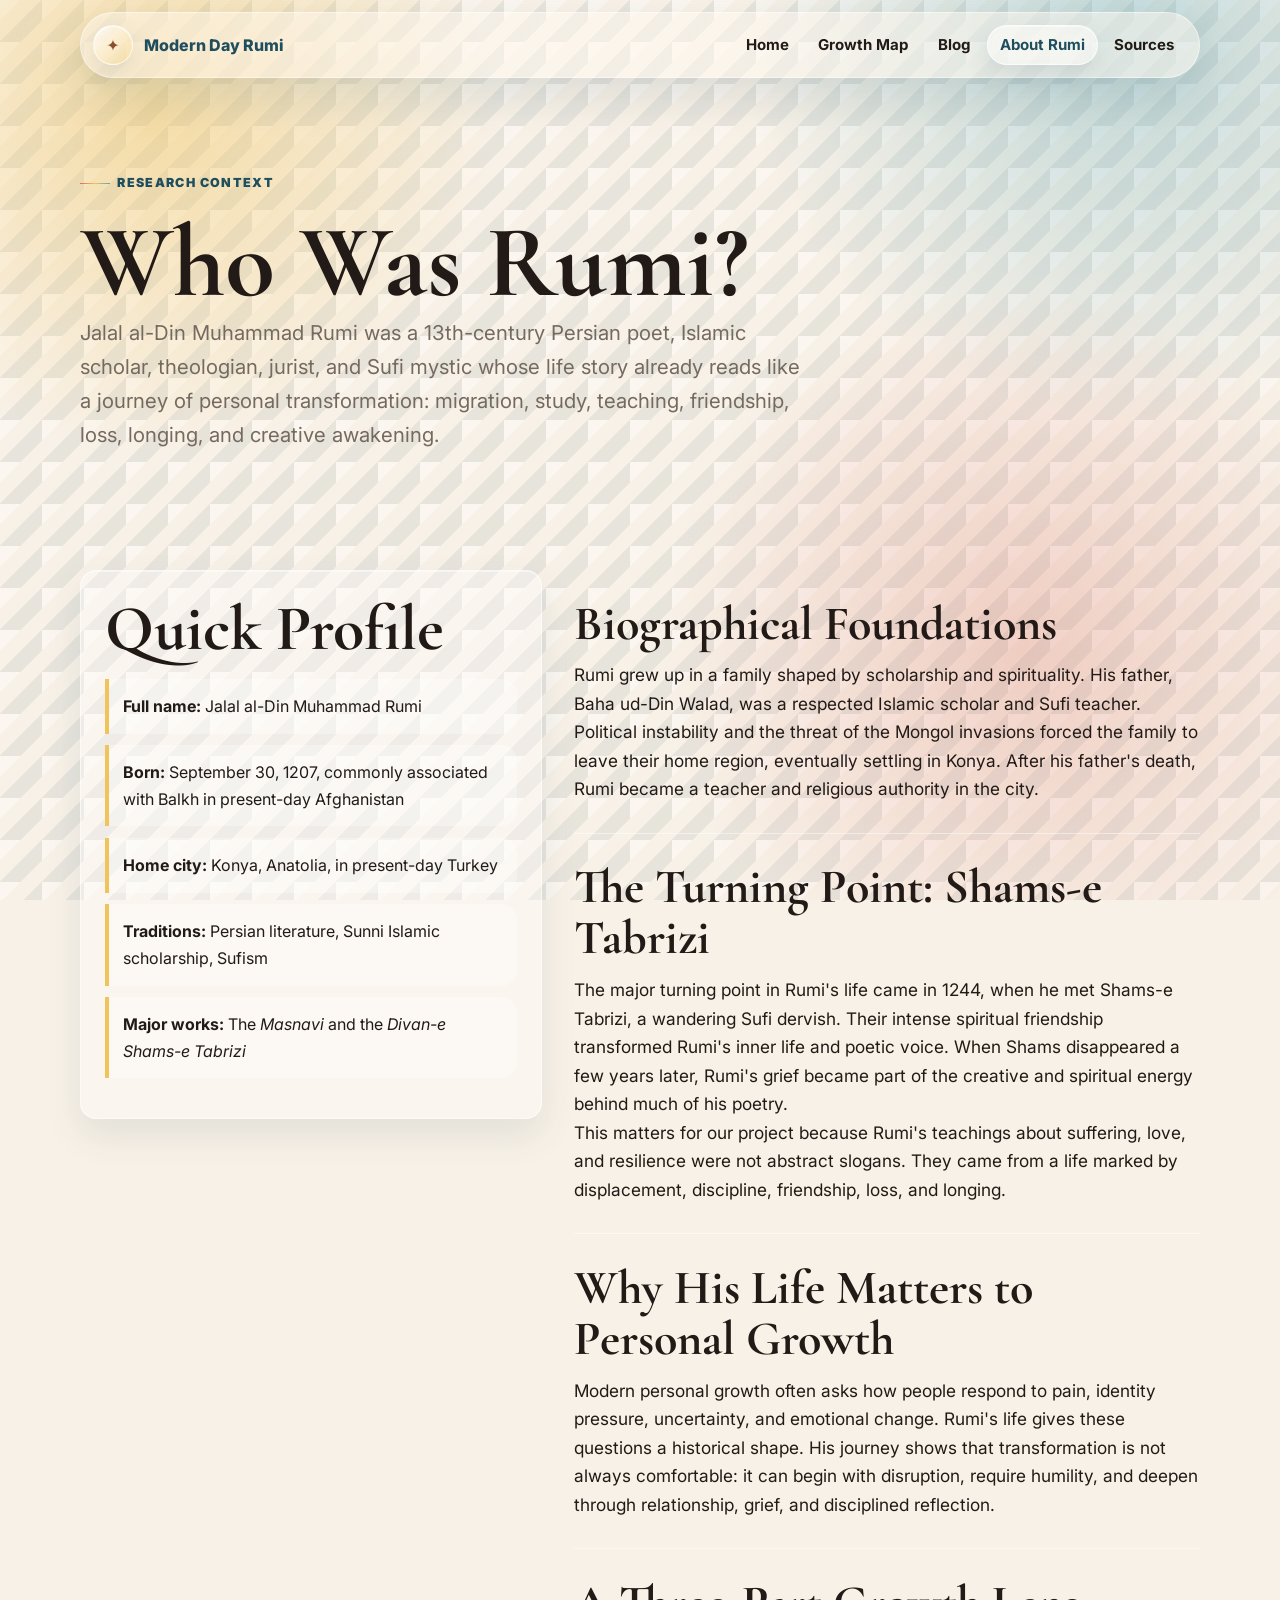
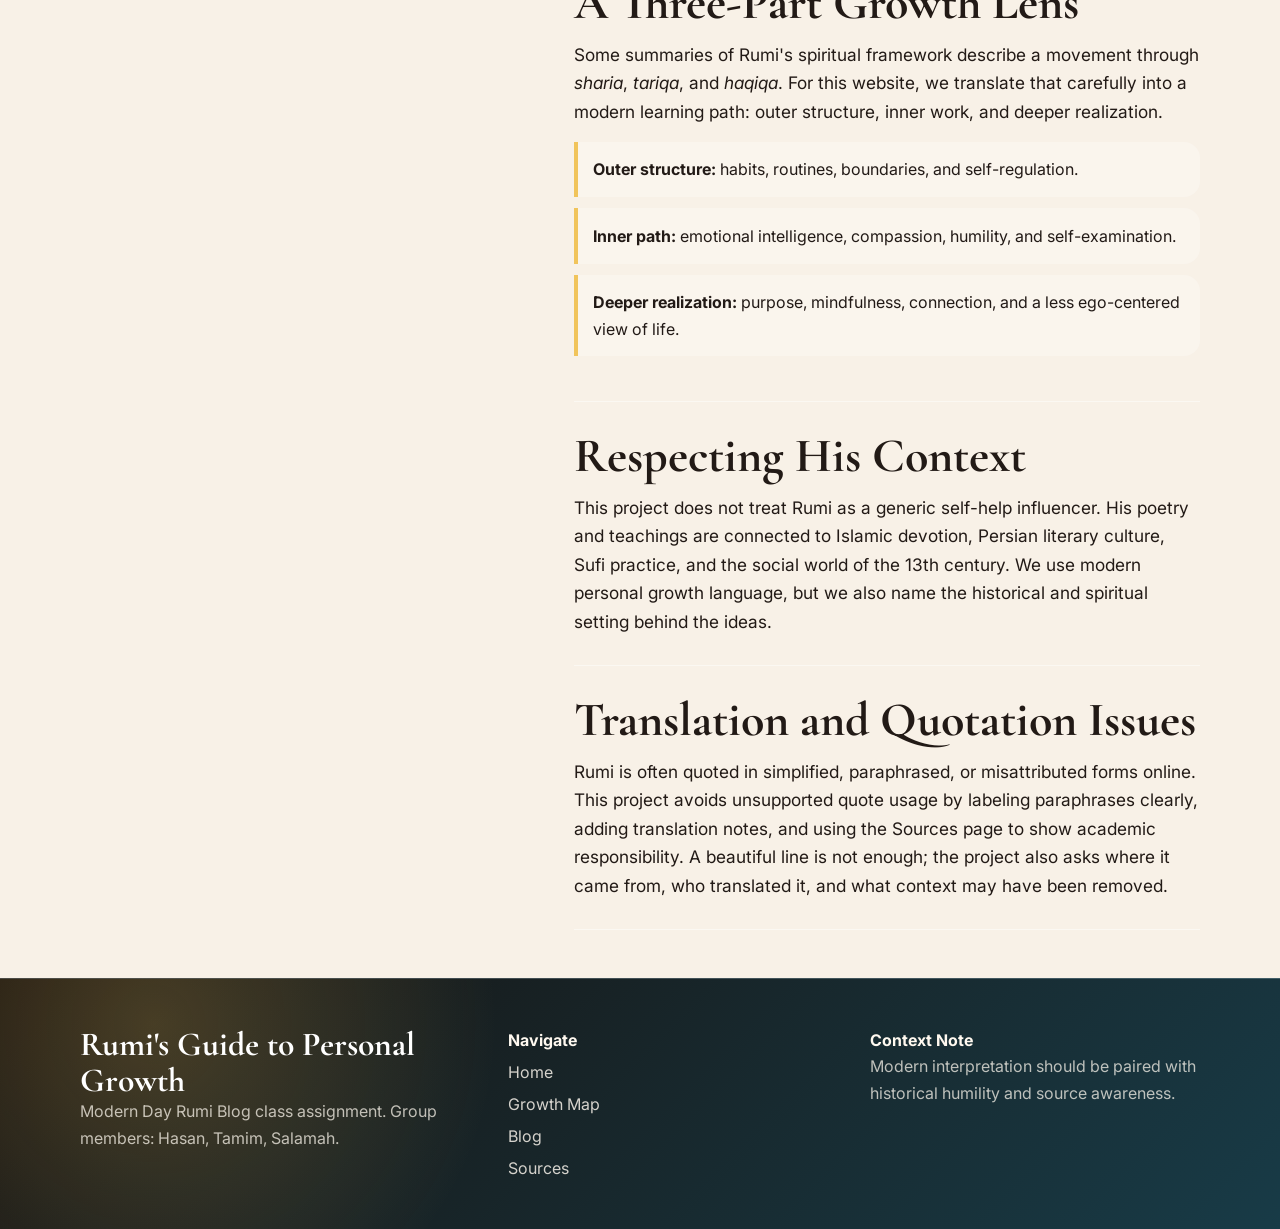
<file: rumi-growth-blog/about-rumi.html>
<!DOCTYPE html>
<html lang="en">
<head>
  <meta charset="UTF-8">
  <meta name="viewport" content="width=device-width, initial-scale=1.0">
  <link rel="icon" type="image/png" href="assets/images/rumisit.png">
  <title>About Rumi | Rumi's Guide to Personal Growth</title>
  <link rel="preconnect" href="https://fonts.googleapis.com">
  <link rel="preconnect" href="https://fonts.gstatic.com" crossorigin>
  <link href="https://fonts.googleapis.com/css2?family=Amiri:wght@700&family=Cormorant+Garamond:wght@600;700&family=Inter:wght@400;600;700;800;900&family=Lora:ital,wght@0,400;0,600;1,400&display=swap" rel="stylesheet">
  <link rel="stylesheet" href="css/style.css">
</head>
<body>
  <a class="skip-link" href="#main">Skip to content</a>
  <header class="site-header"><nav class="nav-wrap" aria-label="Main navigation"><a class="brand" href="index.html"><span class="brand-mark">✦</span><span>Modern Day Rumi</span></a><button class="menu-toggle" type="button" aria-label="Toggle navigation menu" aria-expanded="false"><span></span><span></span><span></span></button><div class="nav-links"><a href="index.html">Home</a><a href="growth-map.html">Growth Map</a><a href="blog.html">Blog</a><a class="active" href="about-rumi.html">About Rumi</a><a href="sources.html">Sources</a></div></nav></header>
  <main id="main">
    <section class="hero compact"><div class="container"><p class="eyebrow">Research Context</p><h1>Who Was Rumi?</h1><p class="lead">Jalal al-Din Muhammad Rumi was a 13th-century Persian poet, Islamic scholar, theologian, jurist, and Sufi mystic whose life story already reads like a journey of personal transformation: migration, study, teaching, friendship, loss, longing, and creative awakening.</p></div></section>
    <section class="section compact">
      <div class="container split">
        <aside class="panel"><h2>Quick Profile</h2><div class="facts"><div class="fact"><strong>Full name:</strong> Jalal al-Din Muhammad Rumi</div><div class="fact"><strong>Born:</strong> September 30, 1207, commonly associated with Balkh in present-day Afghanistan</div><div class="fact"><strong>Home city:</strong> Konya, Anatolia, in present-day Turkey</div><div class="fact"><strong>Traditions:</strong> Persian literature, Sunni Islamic scholarship, Sufism</div><div class="fact"><strong>Major works:</strong> The <em>Masnavi</em> and the <em>Divan-e Shams-e Tabrizi</em></div></div></aside>
        <article class="blog-post">
          <section><h2>Biographical Foundations</h2><p>Rumi grew up in a family shaped by scholarship and spirituality. His father, Baha ud-Din Walad, was a respected Islamic scholar and Sufi teacher. Political instability and the threat of the Mongol invasions forced the family to leave their home region, eventually settling in Konya. After his father's death, Rumi became a teacher and religious authority in the city.</p></section>
          <section><h2>The Turning Point: Shams-e Tabrizi</h2><p>The major turning point in Rumi's life came in 1244, when he met Shams-e Tabrizi, a wandering Sufi dervish. Their intense spiritual friendship transformed Rumi's inner life and poetic voice. When Shams disappeared a few years later, Rumi's grief became part of the creative and spiritual energy behind much of his poetry.</p><p>This matters for our project because Rumi's teachings about suffering, love, and resilience were not abstract slogans. They came from a life marked by displacement, discipline, friendship, loss, and longing.</p></section>
          <section><h2>Why His Life Matters to Personal Growth</h2><p>Modern personal growth often asks how people respond to pain, identity pressure, uncertainty, and emotional change. Rumi's life gives these questions a historical shape. His journey shows that transformation is not always comfortable: it can begin with disruption, require humility, and deepen through relationship, grief, and disciplined reflection.</p></section>
          <section><h2>A Three-Part Growth Lens</h2><p>Some summaries of Rumi's spiritual framework describe a movement through <em>sharia</em>, <em>tariqa</em>, and <em>haqiqa</em>. For this website, we translate that carefully into a modern learning path: outer structure, inner work, and deeper realization.</p><div class="facts"><div class="fact"><strong>Outer structure:</strong> habits, routines, boundaries, and self-regulation.</div><div class="fact"><strong>Inner path:</strong> emotional intelligence, compassion, humility, and self-examination.</div><div class="fact"><strong>Deeper realization:</strong> purpose, mindfulness, connection, and a less ego-centered view of life.</div></div></section>
          <section><h2>Respecting His Context</h2><p>This project does not treat Rumi as a generic self-help influencer. His poetry and teachings are connected to Islamic devotion, Persian literary culture, Sufi practice, and the social world of the 13th century. We use modern personal growth language, but we also name the historical and spiritual setting behind the ideas.</p></section>
          <section><h2>Translation and Quotation Issues</h2><p>Rumi is often quoted in simplified, paraphrased, or misattributed forms online. This project avoids unsupported quote usage by labeling paraphrases clearly, adding translation notes, and using the Sources page to show academic responsibility. A beautiful line is not enough; the project also asks where it came from, who translated it, and what context may have been removed.</p></section>
        </article>
      </div>
    </section>
  </main>
  <footer class="site-footer"><div class="container footer-grid"><div><h3 style="color: #fff;">Rumi's Guide to Personal Growth</h3><p>Modern Day Rumi Blog class assignment. Group members: Hasan, Tamim, Salamah.</p></div><div class="footer-links"><strong>Navigate</strong><a href="index.html">Home</a><a href="growth-map.html">Growth Map</a><a href="blog.html">Blog</a><a href="sources.html">Sources</a></div><div><strong>Context Note</strong><p>Modern interpretation should be paired with historical humility and source awareness.</p></div></div></footer>
  <script src="js/script.js"></script>
</body>
</html>
</file>
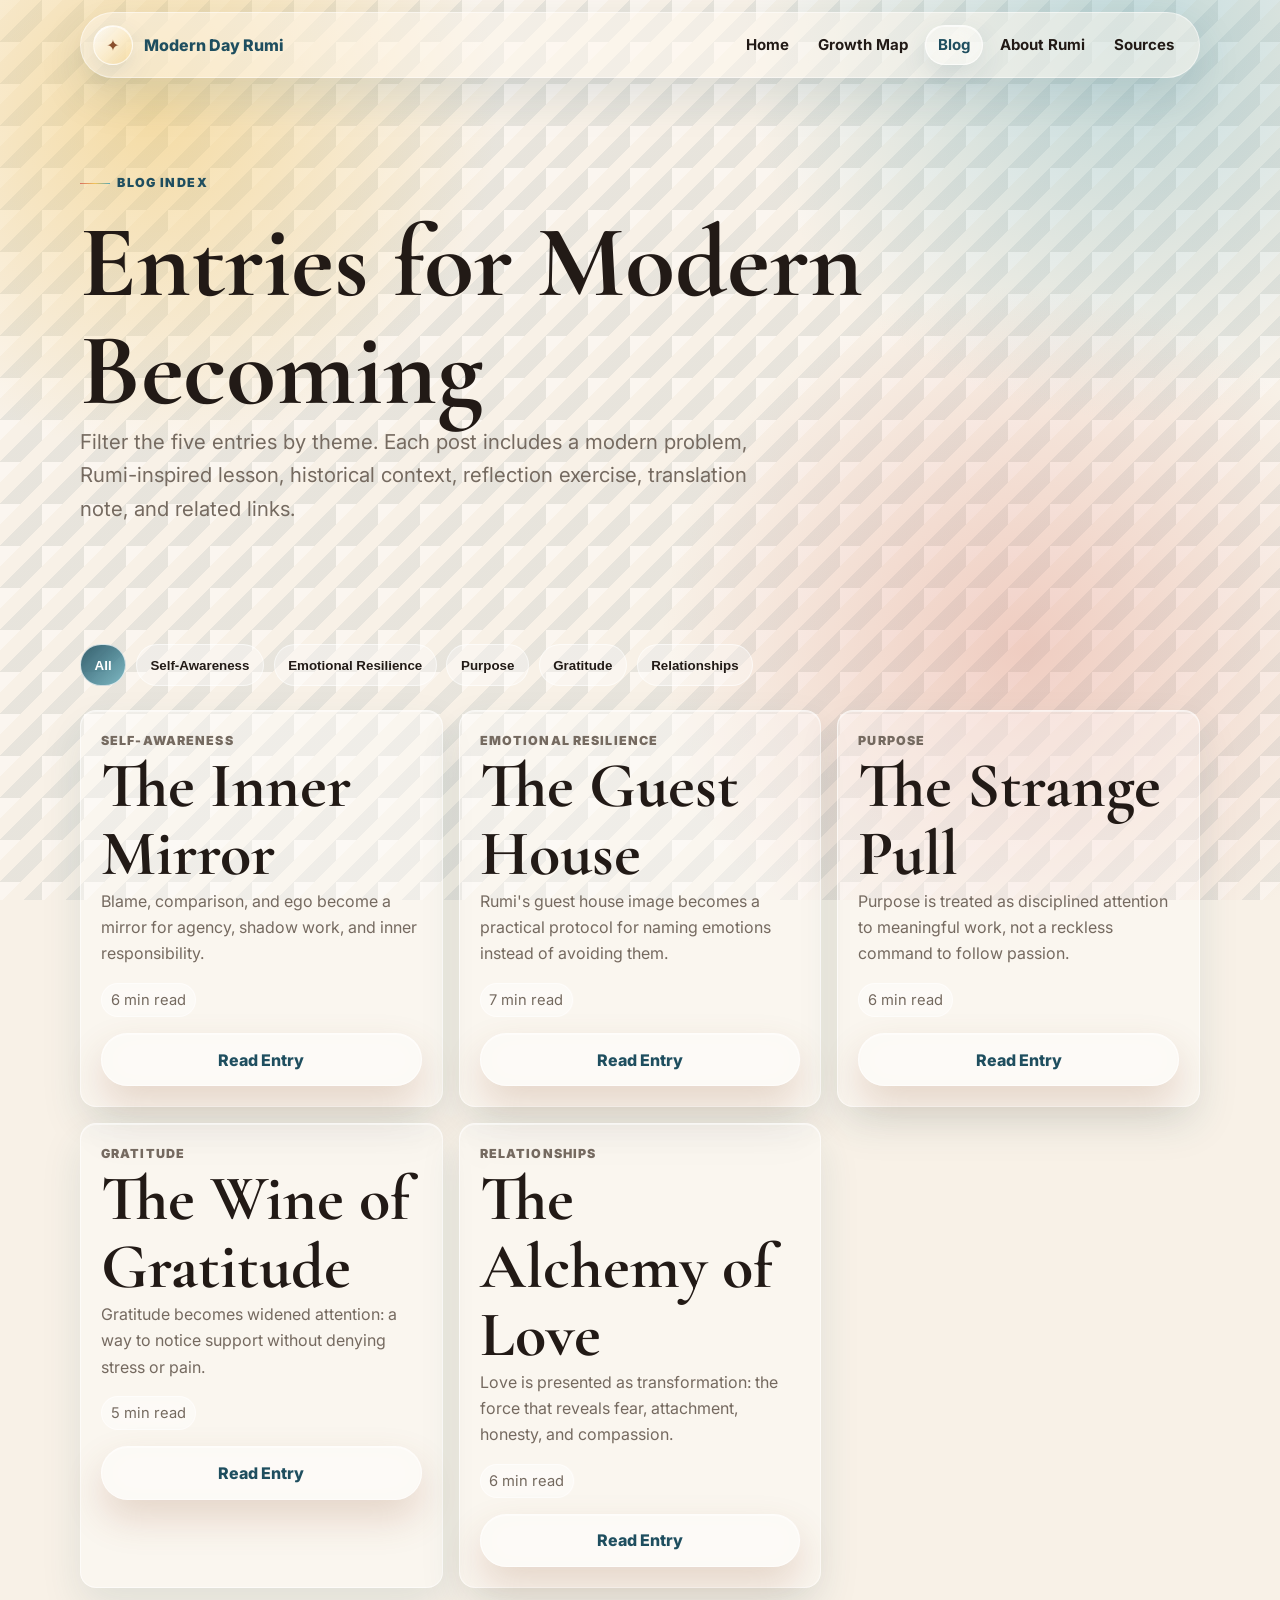
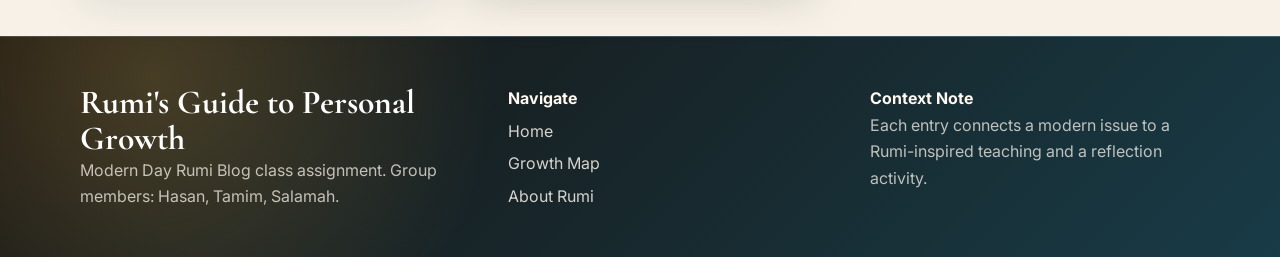
<file: rumi-growth-blog/blog.html>
<!DOCTYPE html>
<html lang="en">
<head>
  <meta charset="UTF-8">
  <meta name="viewport" content="width=device-width, initial-scale=1.0">
  <link rel="icon" type="image/png" href="assets/images/rumisit.png">
  <title>Blog Entries | Rumi's Guide to Personal Growth</title>
  <link rel="preconnect" href="https://fonts.googleapis.com">
  <link rel="preconnect" href="https://fonts.gstatic.com" crossorigin>
  <link href="https://fonts.googleapis.com/css2?family=Amiri:wght@700&family=Cormorant+Garamond:wght@600;700&family=Inter:wght@400;600;700;800;900&family=Lora:ital,wght@0,400;0,600;1,400&display=swap" rel="stylesheet">
  <link rel="stylesheet" href="css/style.css">
</head>
<body>
  <a class="skip-link" href="#main">Skip to content</a>
  <header class="site-header"><nav class="nav-wrap" aria-label="Main navigation"><a class="brand" href="index.html"><span class="brand-mark">✦</span><span>Modern Day Rumi</span></a><button class="menu-toggle" type="button" aria-label="Toggle navigation menu" aria-expanded="false"><span></span><span></span><span></span></button><div class="nav-links"><a href="index.html">Home</a><a href="growth-map.html">Growth Map</a><a class="active" href="blog.html">Blog</a><a href="about-rumi.html">About Rumi</a><a href="sources.html">Sources</a></div></nav></header>
  <main id="main">
    <section class="hero compact"><div class="container"><p class="eyebrow">Blog Index</p><h1>Entries for Modern Becoming</h1><p class="lead">Filter the five entries by theme. Each post includes a modern problem, Rumi-inspired lesson, historical context, reflection exercise, translation note, and related links.</p></div></section>
    <section class="section compact">
      <div class="container">
        <div class="filters" aria-label="Blog category filters">
          <button class="filter-btn active" type="button" data-filter="All" aria-pressed="true">All</button>
          <button class="filter-btn" type="button" data-filter="Self-Awareness" aria-pressed="false">Self-Awareness</button>
          <button class="filter-btn" type="button" data-filter="Emotional Resilience" aria-pressed="false">Emotional Resilience</button>
          <button class="filter-btn" type="button" data-filter="Purpose" aria-pressed="false">Purpose</button>
          <button class="filter-btn" type="button" data-filter="Gratitude" aria-pressed="false">Gratitude</button>
          <button class="filter-btn" type="button" data-filter="Relationships" aria-pressed="false">Relationships</button>
        </div>
        <div class="blog-grid">
          <article class="card blog-card" data-category="Self-Awareness"><p class="kicker">Self-Awareness</p><h2>The Inner Mirror</h2><p>Blame, comparison, and ego become a mirror for agency, shadow work, and inner responsibility.</p><div class="post-meta"><span>6 min read</span></div><a class="button ghost" href="posts/inner-mirror.html">Read Entry</a></article>
          <article class="card blog-card" data-category="Emotional Resilience"><p class="kicker">Emotional Resilience</p><h2>The Guest House</h2><p>Rumi's guest house image becomes a practical protocol for naming emotions instead of avoiding them.</p><div class="post-meta"><span>7 min read</span></div><a class="button ghost" href="posts/guest-house.html">Read Entry</a></article>
          <article class="card blog-card" data-category="Purpose"><p class="kicker">Purpose</p><h2>The Strange Pull</h2><p>Purpose is treated as disciplined attention to meaningful work, not a reckless command to follow passion.</p><div class="post-meta"><span>6 min read</span></div><a class="button ghost" href="posts/strange-pull.html">Read Entry</a></article>
          <article class="card blog-card" data-category="Gratitude"><p class="kicker">Gratitude</p><h2>The Wine of Gratitude</h2><p>Gratitude becomes widened attention: a way to notice support without denying stress or pain.</p><div class="post-meta"><span>5 min read</span></div><a class="button ghost" href="posts/wine-of-gratitude.html">Read Entry</a></article>
          <article class="card blog-card" data-category="Relationships"><p class="kicker">Relationships</p><h2>The Alchemy of Love</h2><p>Love is presented as transformation: the force that reveals fear, attachment, honesty, and compassion.</p><div class="post-meta"><span>6 min read</span></div><a class="button ghost" href="posts/alchemy-of-love.html">Read Entry</a></article>
        </div>
      </div>
    </section>
  </main>
  <footer class="site-footer"><div class="container footer-grid"><div><h3 style="color: #fff;">Rumi's Guide to Personal Growth</h3><p>Modern Day Rumi Blog class assignment. Group members: Hasan, Tamim, Salamah.</p></div><div class="footer-links"><strong>Navigate</strong><a href="index.html">Home</a><a href="growth-map.html">Growth Map</a><a href="about-rumi.html">About Rumi</a></div><div><strong>Context Note</strong><p>Each entry connects a modern issue to a Rumi-inspired teaching and a reflection activity.</p></div></div></footer>
  <script src="js/script.js"></script>
</body>
</html>
</file>
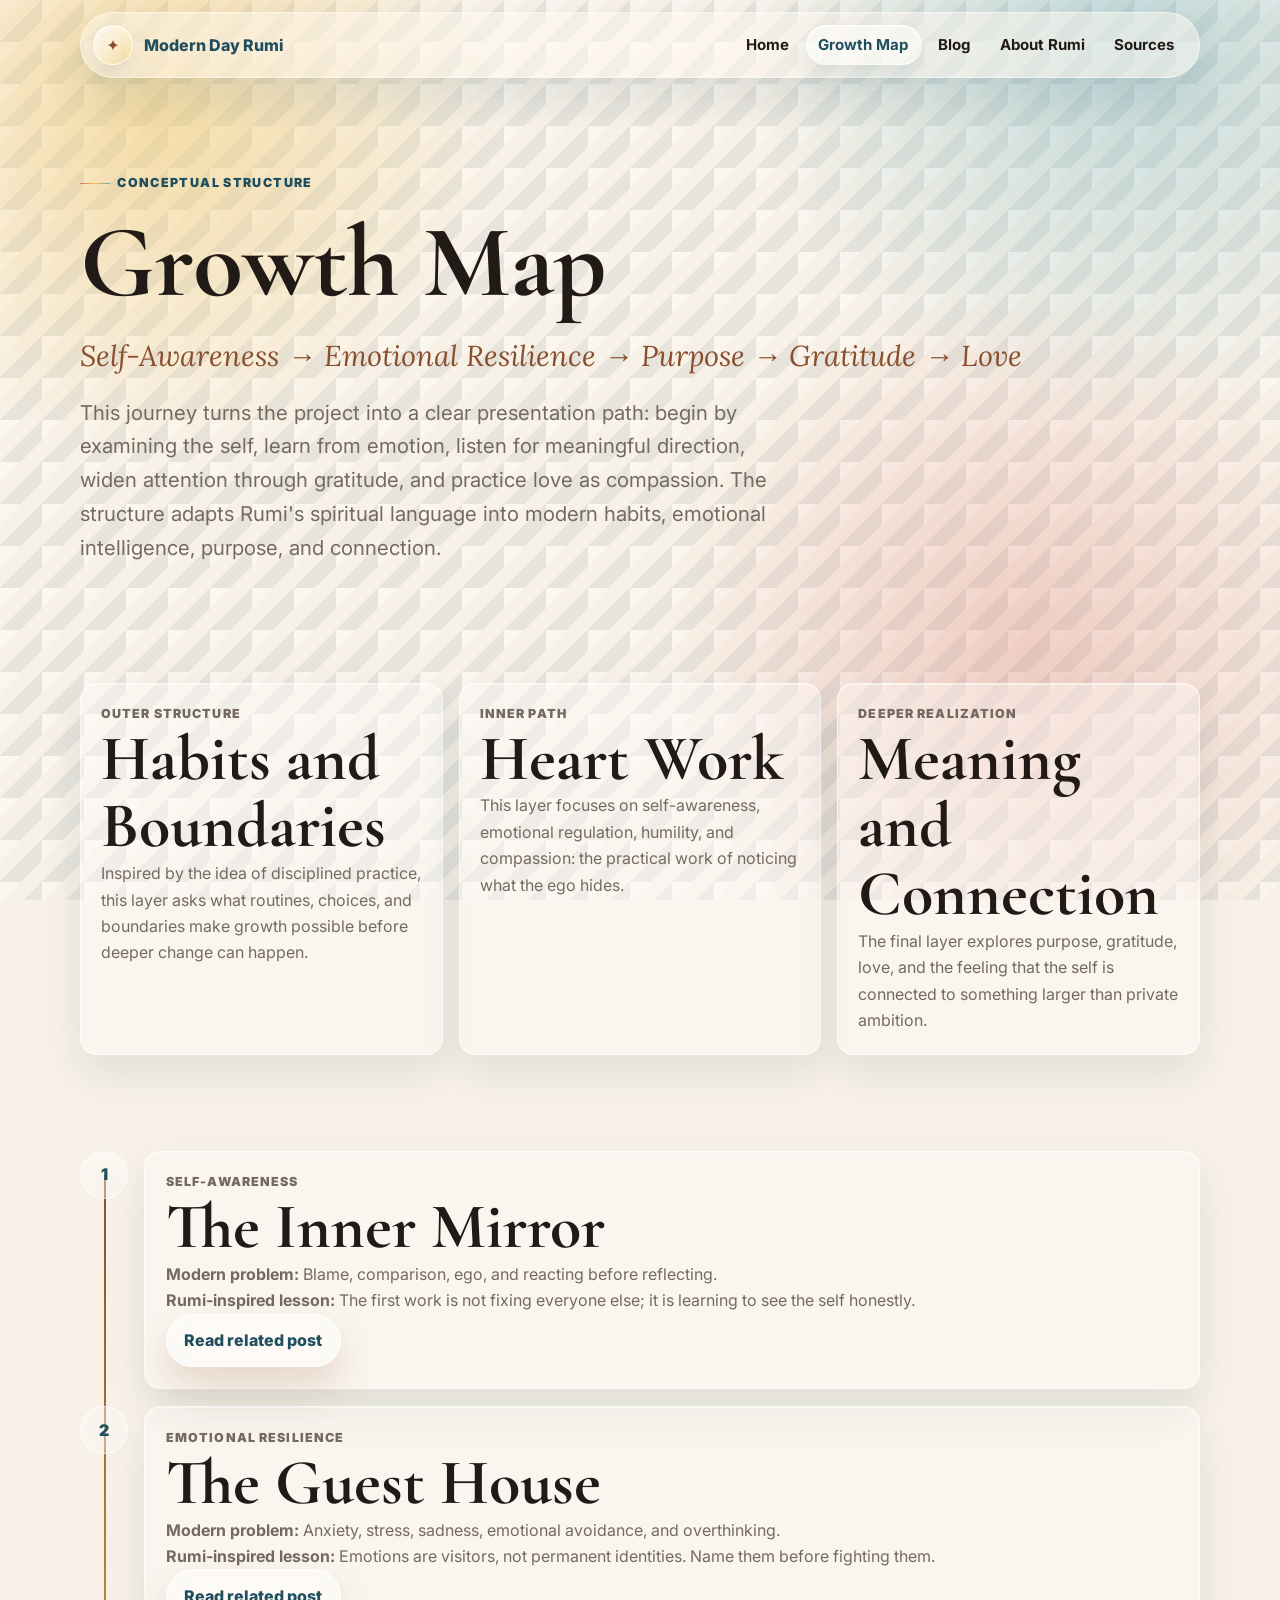
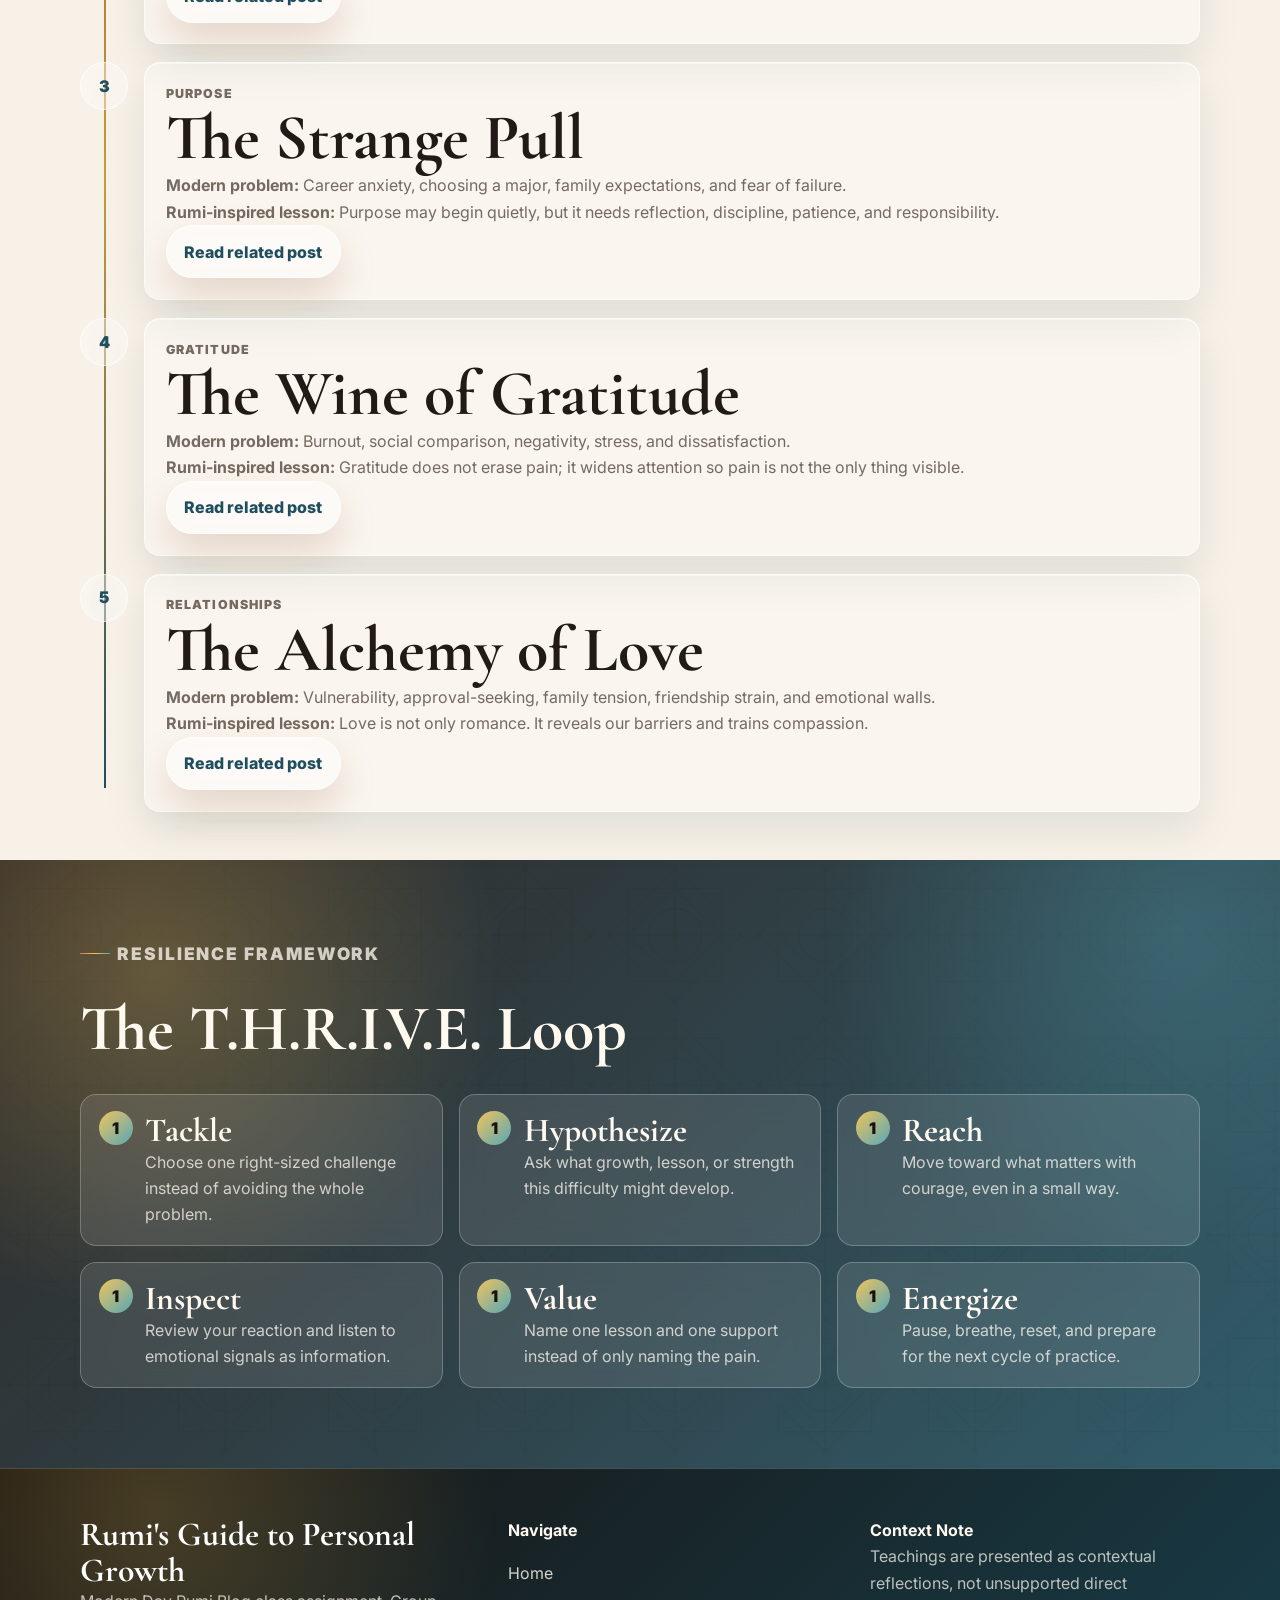
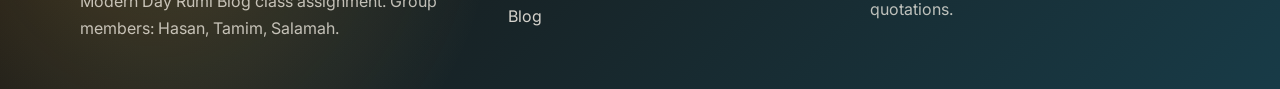
<file: rumi-growth-blog/growth-map.html>
<!DOCTYPE html>
<html lang="en">
<head>
  <meta charset="UTF-8">
  <meta name="viewport" content="width=device-width, initial-scale=1.0">
  <link rel="icon" type="image/png" href="assets/images/rumisit.png">
  <title>Growth Map | Rumi's Guide to Personal Growth</title>
  <link rel="preconnect" href="https://fonts.googleapis.com">
  <link rel="preconnect" href="https://fonts.gstatic.com" crossorigin>
  <link href="https://fonts.googleapis.com/css2?family=Amiri:wght@700&family=Cormorant+Garamond:wght@600;700&family=Inter:wght@400;600;700;800;900&family=Lora:ital,wght@0,400;0,600;1,400&display=swap" rel="stylesheet">
  <link rel="stylesheet" href="css/style.css">
</head>
<body>
  <a class="skip-link" href="#main">Skip to content</a>
  <header class="site-header"><nav class="nav-wrap" aria-label="Main navigation"><a class="brand" href="index.html"><span class="brand-mark">✦</span><span>Modern Day Rumi</span></a><button class="menu-toggle" type="button" aria-label="Toggle navigation menu" aria-expanded="false"><span></span><span></span><span></span></button><div class="nav-links"><a href="index.html">Home</a><a class="active" href="growth-map.html">Growth Map</a><a href="blog.html">Blog</a><a href="about-rumi.html">About Rumi</a><a href="sources.html">Sources</a></div></nav></header>
  <main id="main">
    <section class="hero compact">
      <div class="container">
        <p class="eyebrow">Conceptual Structure</p>
        <h1>Growth Map</h1>
        <p class="tagline">Self-Awareness → Emotional Resilience → Purpose → Gratitude → Love</p>
        <p class="lead">This journey turns the project into a clear presentation path: begin by examining the self, learn from emotion, listen for meaningful direction, widen attention through gratitude, and practice love as compassion. The structure adapts Rumi's spiritual language into modern habits, emotional intelligence, purpose, and connection.</p>
      </div>
    </section>
    <section class="section compact">
      <div class="container grid three">
        <article class="card source-card"><p class="kicker">Outer Structure</p><h2>Habits and Boundaries</h2><p>Inspired by the idea of disciplined practice, this layer asks what routines, choices, and boundaries make growth possible before deeper change can happen.</p></article>
        <article class="card source-card"><p class="kicker">Inner Path</p><h2>Heart Work</h2><p>This layer focuses on self-awareness, emotional regulation, humility, and compassion: the practical work of noticing what the ego hides.</p></article>
        <article class="card source-card"><p class="kicker">Deeper Realization</p><h2>Meaning and Connection</h2><p>The final layer explores purpose, gratitude, love, and the feeling that the self is connected to something larger than private ambition.</p></article>
      </div>
    </section>
    <section class="section compact">
      <div class="container journey">
        <article class="journey-card">
          <div class="journey-number">1</div>
          <div class="card journey-content"><p class="kicker">Self-Awareness</p><h2>The Inner Mirror</h2><p><strong>Modern problem:</strong> Blame, comparison, ego, and reacting before reflecting.</p><p><strong>Rumi-inspired lesson:</strong> The first work is not fixing everyone else; it is learning to see the self honestly.</p><a class="button ghost" href="posts/inner-mirror.html">Read related post</a></div>
        </article>
        <article class="journey-card">
          <div class="journey-number">2</div>
          <div class="card journey-content"><p class="kicker">Emotional Resilience</p><h2>The Guest House</h2><p><strong>Modern problem:</strong> Anxiety, stress, sadness, emotional avoidance, and overthinking.</p><p><strong>Rumi-inspired lesson:</strong> Emotions are visitors, not permanent identities. Name them before fighting them.</p><a class="button ghost" href="posts/guest-house.html">Read related post</a></div>
        </article>
        <article class="journey-card">
          <div class="journey-number">3</div>
          <div class="card journey-content"><p class="kicker">Purpose</p><h2>The Strange Pull</h2><p><strong>Modern problem:</strong> Career anxiety, choosing a major, family expectations, and fear of failure.</p><p><strong>Rumi-inspired lesson:</strong> Purpose may begin quietly, but it needs reflection, discipline, patience, and responsibility.</p><a class="button ghost" href="posts/strange-pull.html">Read related post</a></div>
        </article>
        <article class="journey-card">
          <div class="journey-number">4</div>
          <div class="card journey-content"><p class="kicker">Gratitude</p><h2>The Wine of Gratitude</h2><p><strong>Modern problem:</strong> Burnout, social comparison, negativity, stress, and dissatisfaction.</p><p><strong>Rumi-inspired lesson:</strong> Gratitude does not erase pain; it widens attention so pain is not the only thing visible.</p><a class="button ghost" href="posts/wine-of-gratitude.html">Read related post</a></div>
        </article>
        <article class="journey-card">
          <div class="journey-number">5</div>
          <div class="card journey-content"><p class="kicker">Relationships</p><h2>The Alchemy of Love</h2><p><strong>Modern problem:</strong> Vulnerability, approval-seeking, family tension, friendship strain, and emotional walls.</p><p><strong>Rumi-inspired lesson:</strong> Love is not only romance. It reveals our barriers and trains compassion.</p><a class="button ghost" href="posts/alchemy-of-love.html">Read related post</a></div>
        </article>
      </div>
    </section>
    <section class="section dark-band">
      <div class="container">
        <div class="section-heading"><p class="eyebrow">Resilience Framework</p><h2>The T.H.R.I.V.E. Loop</h2></div>
        <div class="timeline-flow">
          <div class="step"><h3>Tackle</h3><p>Choose one right-sized challenge instead of avoiding the whole problem.</p></div>
          <div class="step"><h3>Hypothesize</h3><p>Ask what growth, lesson, or strength this difficulty might develop.</p></div>
          <div class="step"><h3>Reach</h3><p>Move toward what matters with courage, even in a small way.</p></div>
          <div class="step"><h3>Inspect</h3><p>Review your reaction and listen to emotional signals as information.</p></div>
          <div class="step"><h3>Value</h3><p>Name one lesson and one support instead of only naming the pain.</p></div>
          <div class="step"><h3>Energize</h3><p>Pause, breathe, reset, and prepare for the next cycle of practice.</p></div>
        </div>
      </div>
    </section>
  </main>
  <footer class="site-footer"><div class="container footer-grid"><div><h3 style="color: #fff;">Rumi's Guide to Personal Growth</h3><p>Modern Day Rumi Blog class assignment. Group members: Hasan, Tamim, Salamah.</p></div><div class="footer-links"><strong>Navigate</strong><a href="index.html">Home</a><a href="blog.html">Blog</a></div><div><strong>Context Note</strong><p>Teachings are presented as contextual reflections, not unsupported direct quotations.</p></div></div></footer>
  <script src="js/script.js"></script>
</body>
</html>
</file>
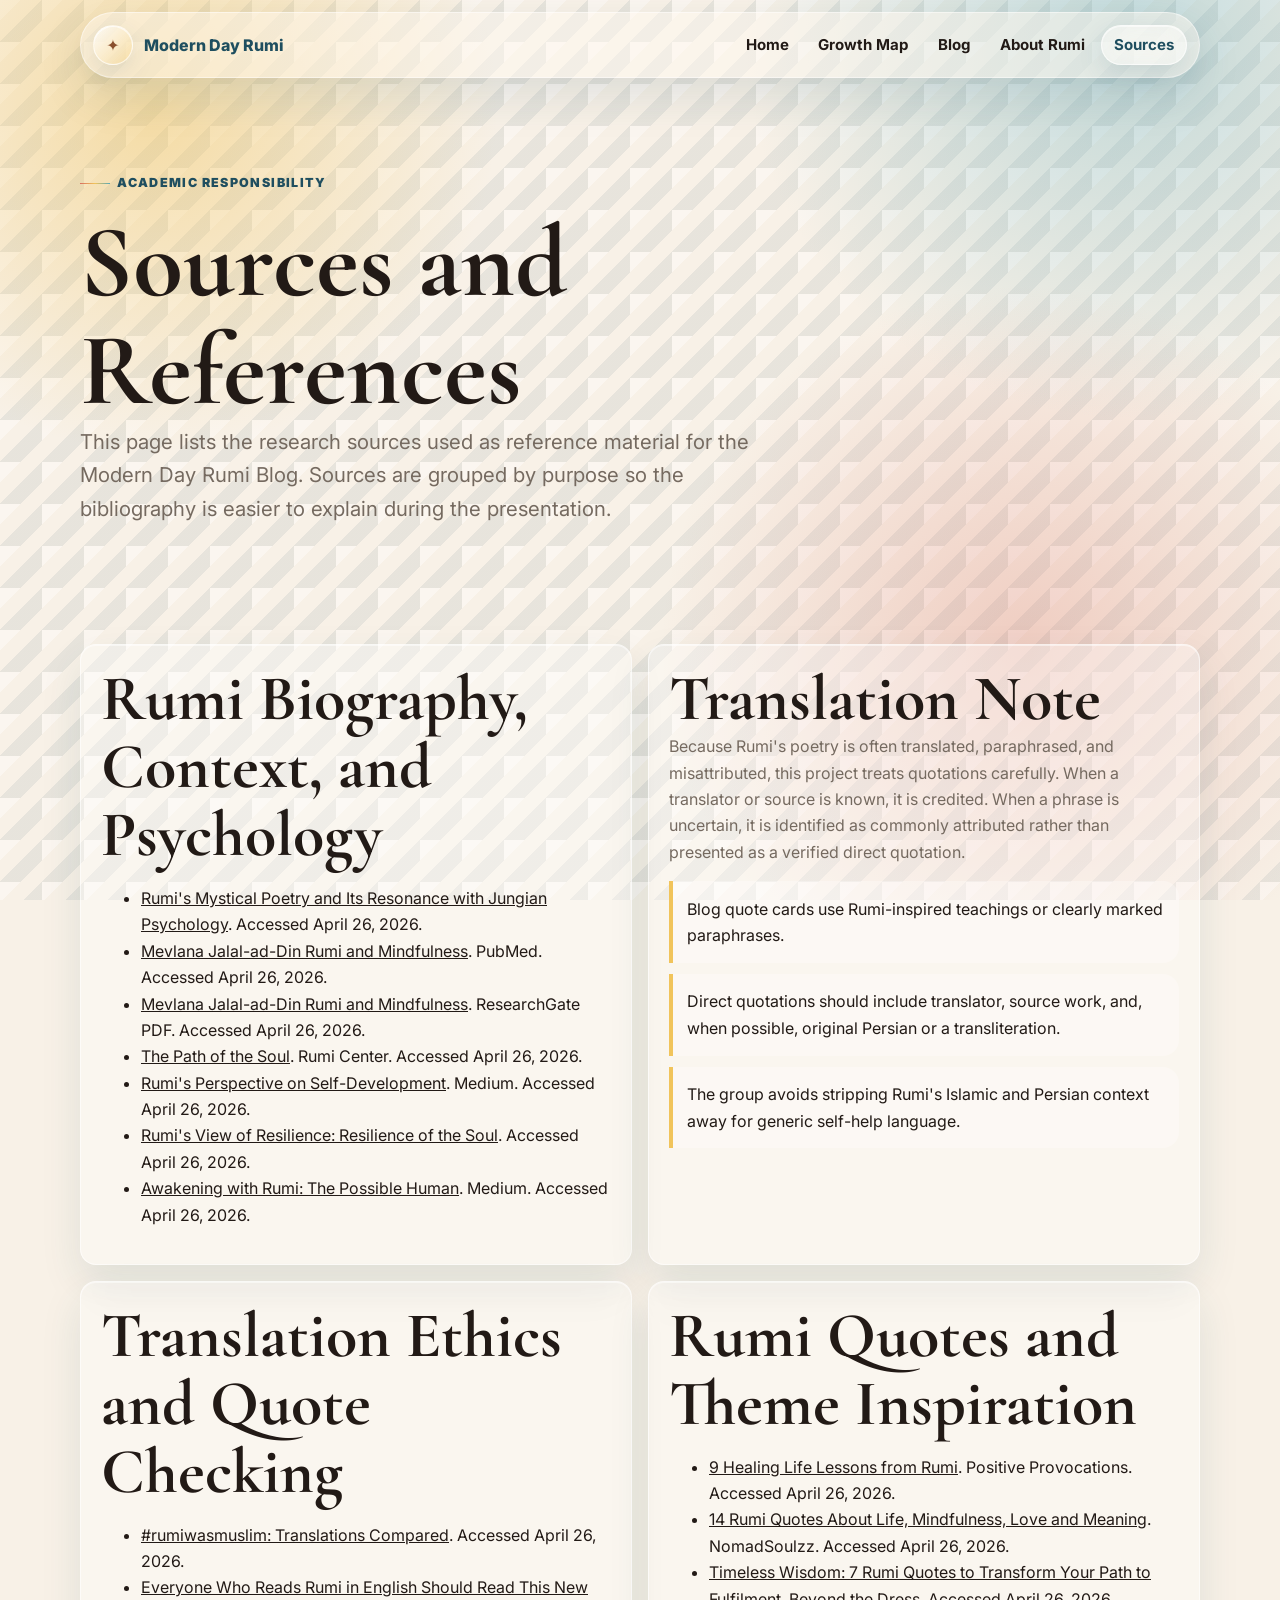
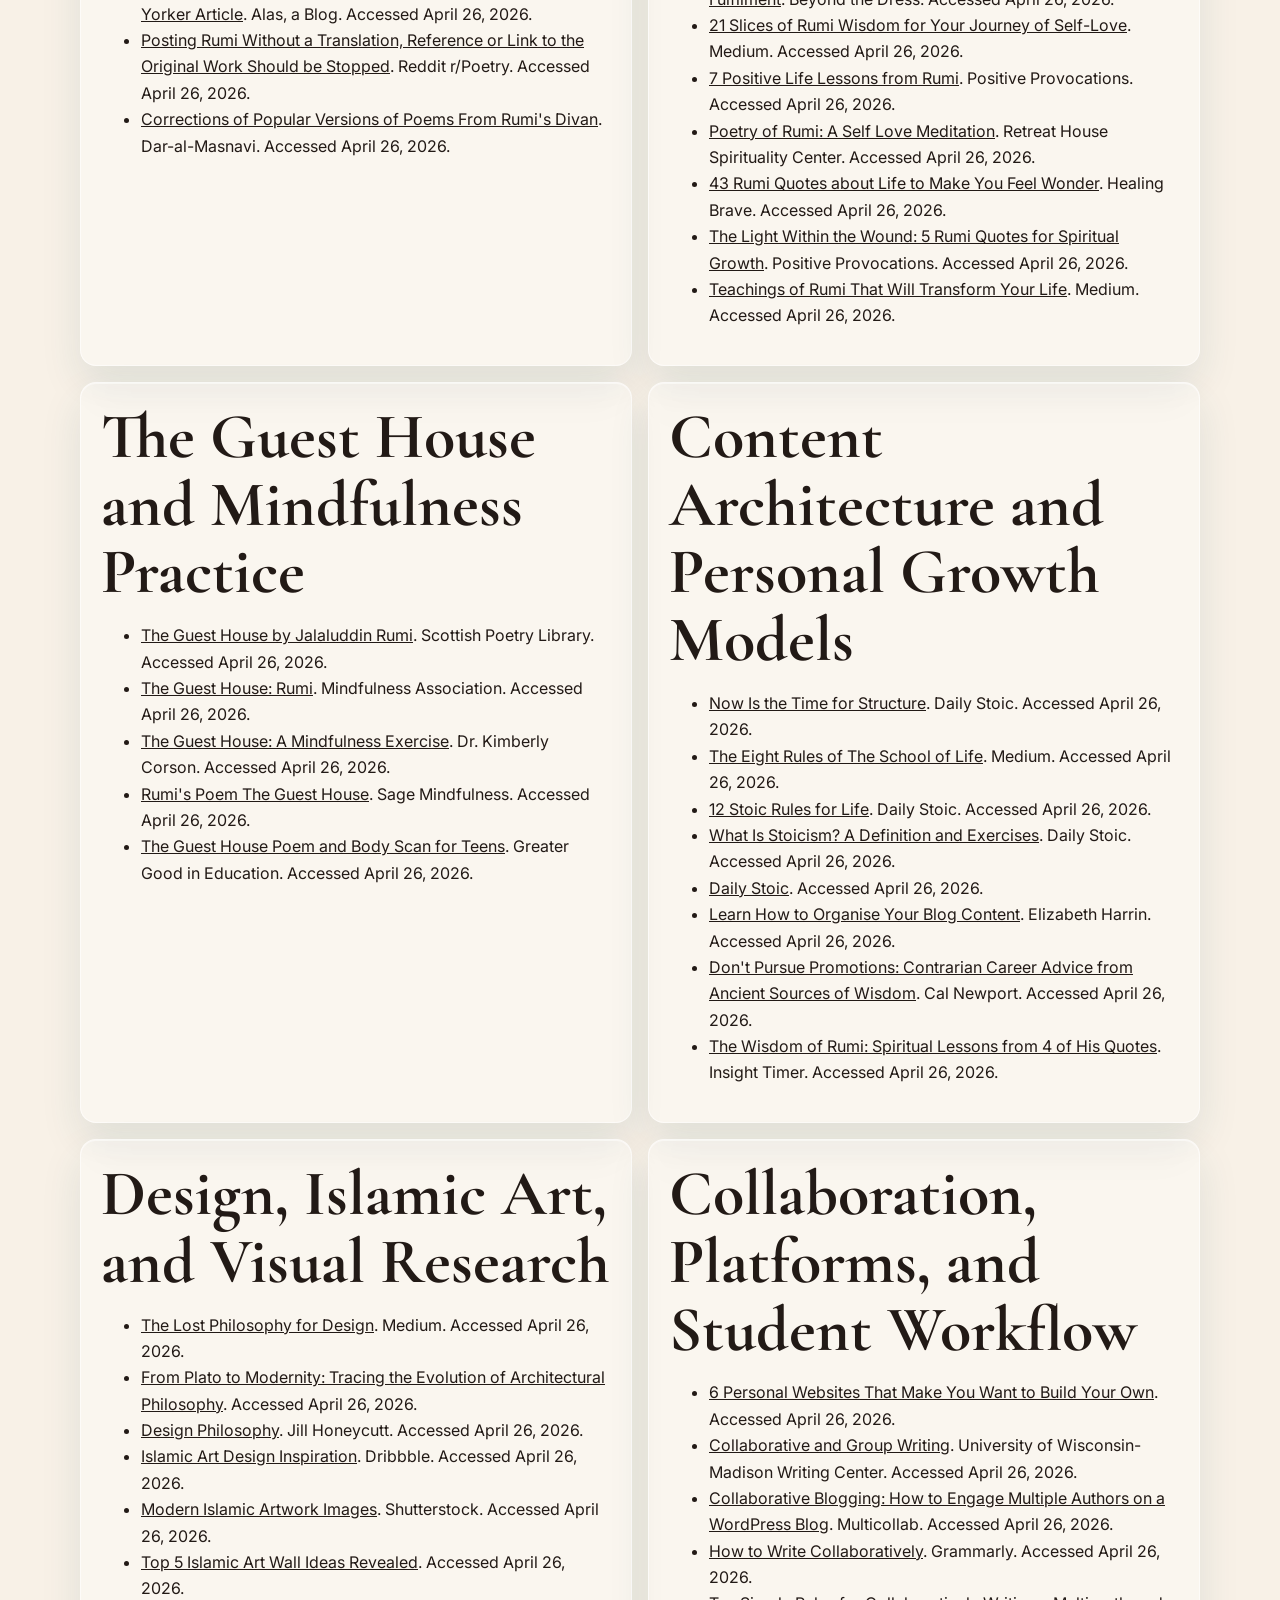
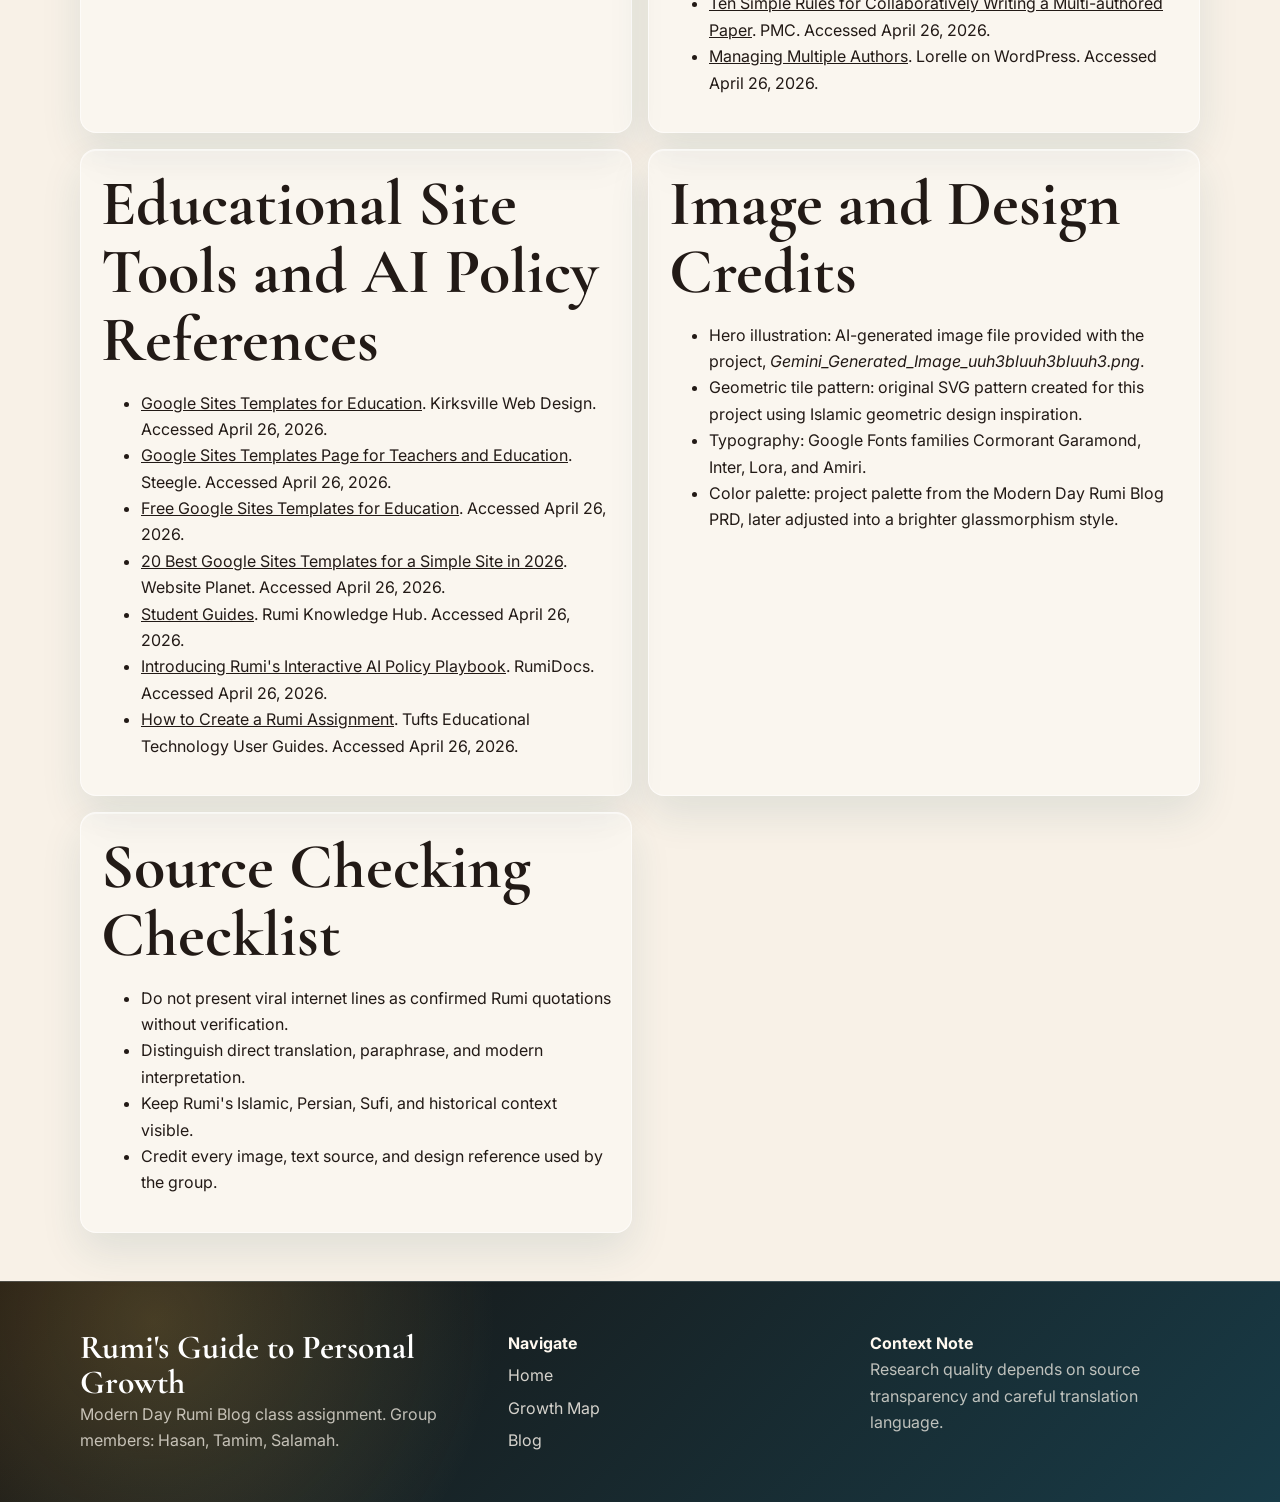
<file: rumi-growth-blog/sources.html>
<!DOCTYPE html>
<html lang="en">
<head>
  <meta charset="UTF-8">
  <meta name="viewport" content="width=device-width, initial-scale=1.0">
  <link rel="icon" type="image/png" href="assets/images/rumisit.png">
  <title>Sources | Rumi's Guide to Personal Growth</title>
  <link rel="preconnect" href="https://fonts.googleapis.com">
  <link rel="preconnect" href="https://fonts.gstatic.com" crossorigin>
  <link href="https://fonts.googleapis.com/css2?family=Amiri:wght@700&family=Cormorant+Garamond:wght@600;700&family=Inter:wght@400;600;700;800;900&family=Lora:ital,wght@0,400;0,600;1,400&display=swap" rel="stylesheet">
  <link rel="stylesheet" href="css/style.css">
</head>
<body>
  <a class="skip-link" href="#main">Skip to content</a>
  <header class="site-header"><nav class="nav-wrap" aria-label="Main navigation"><a class="brand" href="index.html"><span class="brand-mark">✦</span><span>Modern Day Rumi</span></a><button class="menu-toggle" type="button" aria-label="Toggle navigation menu" aria-expanded="false"><span></span><span></span><span></span></button><div class="nav-links"><a href="index.html">Home</a><a href="growth-map.html">Growth Map</a><a href="blog.html">Blog</a><a href="about-rumi.html">About Rumi</a><a class="active" href="sources.html">Sources</a></div></nav></header>
  <main id="main">
    <section class="hero compact"><div class="container"><p class="eyebrow">Academic Responsibility</p><h1>Sources and References</h1><p class="lead">This page lists the research sources used as reference material for the Modern Day Rumi Blog. Sources are grouped by purpose so the bibliography is easier to explain during the presentation.</p></div></section>
    <section class="section compact">
      <div class="container grid two">
        <article class="card source-card"><h2>Rumi Biography, Context, and Psychology</h2><ul><li><a href="https://gettherapybirmingham.com/rumis-mystical-poetry-and-its-resonance-with-jungian-psychology/">Rumi's Mystical Poetry and Its Resonance with Jungian Psychology</a>. Accessed April 26, 2026.</li><li><a href="https://pubmed.ncbi.nlm.nih.gov/21108006/">Mevlana Jalal-ad-Din Rumi and Mindfulness</a>. PubMed. Accessed April 26, 2026.</li><li><a href="https://www.researchgate.net/publication/49636143_Mevlana_Jalal-ad-Din_Rumi_and_Mindfulness">Mevlana Jalal-ad-Din Rumi and Mindfulness</a>. ResearchGate PDF. Accessed April 26, 2026.</li><li><a href="https://www.rumicenter.love/the-path-of-the-soul">The Path of the Soul</a>. Rumi Center. Accessed April 26, 2026.</li><li><a href="https://medium.com/@theepak/rumis-perspective-on-self-development-3a9dae5b856e">Rumi's Perspective on Self-Development</a>. Medium. Accessed April 26, 2026.</li><li><a href="https://talentwhisperers.com/learned-resilience/rumi-resilience/">Rumi's View of Resilience: Resilience of the Soul</a>. Accessed April 26, 2026.</li><li><a href="https://medium.com/awakening-with-rumi/awakening-with-rumi-the-possible-human-e30ba8971a4">Awakening with Rumi: The Possible Human</a>. Medium. Accessed April 26, 2026.</li></ul></article>
        <article class="card source-card"><h2>Translation Note</h2><p>Because Rumi's poetry is often translated, paraphrased, and misattributed, this project treats quotations carefully. When a translator or source is known, it is credited. When a phrase is uncertain, it is identified as commonly attributed rather than presented as a verified direct quotation.</p><div class="facts"><div class="fact">Blog quote cards use Rumi-inspired teachings or clearly marked paraphrases.</div><div class="fact">Direct quotations should include translator, source work, and, when possible, original Persian or a transliteration.</div><div class="fact">The group avoids stripping Rumi's Islamic and Persian context away for generic self-help language.</div></div></article>
        <article class="card source-card"><h2>Translation Ethics and Quote Checking</h2><ul><li><a href="https://www.rumiwasmuslim.com/translations">#rumiwasmuslim: Translations Compared</a>. Accessed April 26, 2026.</li><li><a href="https://amptoons.com/blog/?p=22601">Everyone Who Reads Rumi in English Should Read This New Yorker Article</a>. Alas, a Blog. Accessed April 26, 2026.</li><li><a href="https://www.reddit.com/r/Poetry/comments/p0yhws/opinion_posting_rumi_without_a_translation/">Posting Rumi Without a Translation, Reference or Link to the Original Work Should be Stopped</a>. Reddit r/Poetry. Accessed April 26, 2026.</li><li><a href="https://www.dar-al-masnavi.org/corrections_popular.html">Corrections of Popular Versions of Poems From Rumi's Divan</a>. Dar-al-Masnavi. Accessed April 26, 2026.</li></ul></article>
        <article class="card source-card"><h2>Rumi Quotes and Theme Inspiration</h2><ul><li><a href="https://positiveprovocations.com/2020/08/05/9-healing-life-lessons-from-rumi/">9 Healing Life Lessons from Rumi</a>. Positive Provocations. Accessed April 26, 2026.</li><li><a href="https://nomadsoulzz.com/rumi-quotes-about-life/">14 Rumi Quotes About Life, Mindfulness, Love and Meaning</a>. NomadSoulzz. Accessed April 26, 2026.</li><li><a href="https://beyondthedress.co.za/blog/timeless-wisdom-7-rumi-quotes-to-transform-your-path-to-fulfilment">Timeless Wisdom: 7 Rumi Quotes to Transform Your Path to Fulfilment</a>. Beyond the Dress. Accessed April 26, 2026.</li><li><a href="https://martinotoole.medium.com/15-rumi-prose-for-your-journey-of-self-love-e30ed459023d">21 Slices of Rumi Wisdom for Your Journey of Self-Love</a>. Medium. Accessed April 26, 2026.</li><li><a href="https://positiveprovocations.com/2024/10/21/7-positive-life-lessons-from-rumi-2/">7 Positive Life Lessons from Rumi</a>. Positive Provocations. Accessed April 26, 2026.</li><li><a href="https://www.retreathousecommunity.org/blog/poetry-of-rumi-a-self-love-meditation">Poetry of Rumi: A Self Love Meditation</a>. Retreat House Spirituality Center. Accessed April 26, 2026.</li><li><a href="https://healingbrave.com/blogs/all/rumi-quotes-about-life">43 Rumi Quotes about Life to Make You Feel Wonder</a>. Healing Brave. Accessed April 26, 2026.</li><li><a href="https://positiveprovocations.com/2025/11/12/the-light-within-the-wound-5-rumi-quotes-for-spiritual-growth/">The Light Within the Wound: 5 Rumi Quotes for Spiritual Growth</a>. Positive Provocations. Accessed April 26, 2026.</li><li><a href="https://webelongapp.medium.com/teachings-of-rumi-that-will-transform-your-life-2c3dfe0c904f">Teachings of Rumi That Will Transform Your Life</a>. Medium. Accessed April 26, 2026.</li></ul></article>
        <article class="card source-card"><h2>The Guest House and Mindfulness Practice</h2><ul><li><a href="https://www.scottishpoetrylibrary.org.uk/poem/guest-house/">The Guest House by Jalaluddin Rumi</a>. Scottish Poetry Library. Accessed April 26, 2026.</li><li><a href="https://www.mindfulnessassociation.net/words-of-wonder/the-guest-house-rumi/">The Guest House: Rumi</a>. Mindfulness Association. Accessed April 26, 2026.</li><li><a href="https://drkimcorson.com/the-guest-house-a-mindfulness-exercise/">The Guest House: A Mindfulness Exercise</a>. Dr. Kimberly Corson. Accessed April 26, 2026.</li><li><a href="https://www.sagemindfulness.com/blog/rumi-s-poem-the-guest-house">Rumi's Poem The Guest House</a>. Sage Mindfulness. Accessed April 26, 2026.</li><li><a href="https://ggie.berkeley.edu/wp-content/uploads/pdfs/The-Guest-House-Poem-and-Body-Scan-for-Teens.pdf">The Guest House Poem and Body Scan for Teens</a>. Greater Good in Education. Accessed April 26, 2026.</li></ul></article>
        <article class="card source-card"><h2>Content Architecture and Personal Growth Models</h2><ul><li><a href="https://dailystoic.com/now-is-the-time-for-structure/">Now Is the Time for Structure</a>. Daily Stoic. Accessed April 26, 2026.</li><li><a href="https://theschooloflife.medium.com/the-eight-rules-of-the-school-of-life-c4038fac952e">The Eight Rules of The School of Life</a>. Medium. Accessed April 26, 2026.</li><li><a href="https://dailystoic.com/12-rules-for-life/">12 Stoic Rules for Life</a>. Daily Stoic. Accessed April 26, 2026.</li><li><a href="https://dailystoic.com/what-is-stoicism-a-definition-3-stoic-exercises-to-get-you-started/">What Is Stoicism? A Definition and Exercises</a>. Daily Stoic. Accessed April 26, 2026.</li><li><a href="https://dailystoic.com/">Daily Stoic</a>. Accessed April 26, 2026.</li><li><a href="https://elizabeth-harrin.com/learn-how-to-organise-your-blog-content/">Learn How to Organise Your Blog Content</a>. Elizabeth Harrin. Accessed April 26, 2026.</li><li><a href="https://calnewport.com/dont-pursue-promotions-contrarian-career-advice-from-ancient-sources-of-wisdom/">Don't Pursue Promotions: Contrarian Career Advice from Ancient Sources of Wisdom</a>. Cal Newport. Accessed April 26, 2026.</li><li><a href="https://insighttimer.com/meditation-courses/journaling-with-rumi-5-days-of-self-reflections">The Wisdom of Rumi: Spiritual Lessons from 4 of His Quotes</a>. Insight Timer. Accessed April 26, 2026.</li></ul></article>
        <article class="card source-card"><h2>Design, Islamic Art, and Visual Research</h2><ul><li><a href="https://acuity-design.medium.com/the-lost-philosophy-for-design-9b585bea6798">The Lost Philosophy for Design</a>. Medium. Accessed April 26, 2026.</li><li><a href="https://duloria.co.uk/from-plato-to-modernity-tracing-the-evolution-of-architectural-philosophy/">From Plato to Modernity: Tracing the Evolution of Architectural Philosophy</a>. Accessed April 26, 2026.</li><li><a href="https://jillhoneycutt.com/philosophy">Design Philosophy</a>. Jill Honeycutt. Accessed April 26, 2026.</li><li><a href="https://dribbble.com/search/islamicart">Islamic Art Design Inspiration</a>. Dribbble. Accessed April 26, 2026.</li><li><a href="https://www.shutterstock.com/search/modern-islamic-artwork">Modern Islamic Artwork Images</a>. Shutterstock. Accessed April 26, 2026.</li><li><a href="https://aboutwallart.com/blogs/news-articles-home-decor-inspiration/top-5-islamic-art-wall-ideas-revealed">Top 5 Islamic Art Wall Ideas Revealed</a>. Accessed April 26, 2026.</li></ul></article>
        <article class="card source-card"><h2>Collaboration, Platforms, and Student Workflow</h2><ul><li><a href="https://joukegaastra.com/6-personal-websites-that-make-you-want-to-build-your-own/">6 Personal Websites That Make You Want to Build Your Own</a>. Accessed April 26, 2026.</li><li><a href="https://writing.wisc.edu/handbook/process/collaborative-and-group-writing/">Collaborative and Group Writing</a>. University of Wisconsin-Madison Writing Center. Accessed April 26, 2026.</li><li><a href="https://www.multicollab.com/blog/collaborative-blogging-how-to-engage-multiple-authors-on-a-wordpress-blog/">Collaborative Blogging: How to Engage Multiple Authors on a WordPress Blog</a>. Multicollab. Accessed April 26, 2026.</li><li><a href="https://www.grammarly.com/blog/writing-tips/how-to-write-collaboratively/">How to Write Collaboratively</a>. Grammarly. Accessed April 26, 2026.</li><li><a href="https://pmc.ncbi.nlm.nih.gov/articles/PMC6237291/">Ten Simple Rules for Collaboratively Writing a Multi-authored Paper</a>. PMC. Accessed April 26, 2026.</li><li><a href="https://lorelle.wordpress.com/2011/08/18/managing-multiple-authors-managing-writers-in-a-multiple-author-blog/">Managing Multiple Authors</a>. Lorelle on WordPress. Accessed April 26, 2026.</li></ul></article>
        <article class="card source-card"><h2>Educational Site Tools and AI Policy References</h2><ul><li><a href="https://www.kirksvillewebdesign.com/google-sites/google-sites-templates/education">Google Sites Templates for Education</a>. Kirksville Web Design. Accessed April 26, 2026.</li><li><a href="https://www.steegle.com/google-sites/templates/education">Google Sites Templates Page for Teachers and Education</a>. Steegle. Accessed April 26, 2026.</li><li><a href="https://sites.google.com/view/templates-marketplace/free-google-sites/education">Free Google Sites Templates for Education</a>. Accessed April 26, 2026.</li><li><a href="https://www.websiteplanet.com/blog/best-google-sites-templates/">20 Best Google Sites Templates for a Simple Site in 2026</a>. Website Planet. Accessed April 26, 2026.</li><li><a href="https://learn.rumidocs.com/help-center-category/student-guides">Student Guides</a>. Rumi Knowledge Hub. Accessed April 26, 2026.</li><li><a href="https://www.rumidocs.com/newsroom/rumis-step-by-step-playbook-for-implementing-effective-ai-policies-in-classroom-assignments">Introducing Rumi's Interactive AI Policy Playbook</a>. RumiDocs. Accessed April 26, 2026.</li><li><a href="https://tuftsedtech.screenstepslive.com/s/19028/m/125902/l/1874402-how-to-create-a-rumi-assignment">How to Create a Rumi Assignment</a>. Tufts Educational Technology User Guides. Accessed April 26, 2026.</li></ul></article>
        <article class="card source-card"><h2>Image and Design Credits</h2><ul><li>Hero illustration: AI-generated image file provided with the project, <em>Gemini_Generated_Image_uuh3bluuh3bluuh3.png</em>.</li><li>Geometric tile pattern: original SVG pattern created for this project using Islamic geometric design inspiration.</li><li>Typography: Google Fonts families Cormorant Garamond, Inter, Lora, and Amiri.</li><li>Color palette: project palette from the Modern Day Rumi Blog PRD, later adjusted into a brighter glassmorphism style.</li></ul></article>
        <article class="card source-card"><h2>Source Checking Checklist</h2><ul><li>Do not present viral internet lines as confirmed Rumi quotations without verification.</li><li>Distinguish direct translation, paraphrase, and modern interpretation.</li><li>Keep Rumi's Islamic, Persian, Sufi, and historical context visible.</li><li>Credit every image, text source, and design reference used by the group.</li></ul></article>
      </div>
    </section>
  </main>
  <footer class="site-footer"><div class="container footer-grid"><div><h3 style="color: #fff;">Rumi's Guide to Personal Growth</h3><p>Modern Day Rumi Blog class assignment. Group members: Hasan, Tamim, Salamah.</p></div><div class="footer-links"><strong>Navigate</strong><a href="index.html">Home</a><a href="growth-map.html">Growth Map</a><a href="blog.html">Blog</a></div><div><strong>Context Note</strong><p>Research quality depends on source transparency and careful translation language.</p></div></div></footer>
  <script src="js/script.js"></script>
</body>
</html>
</file>
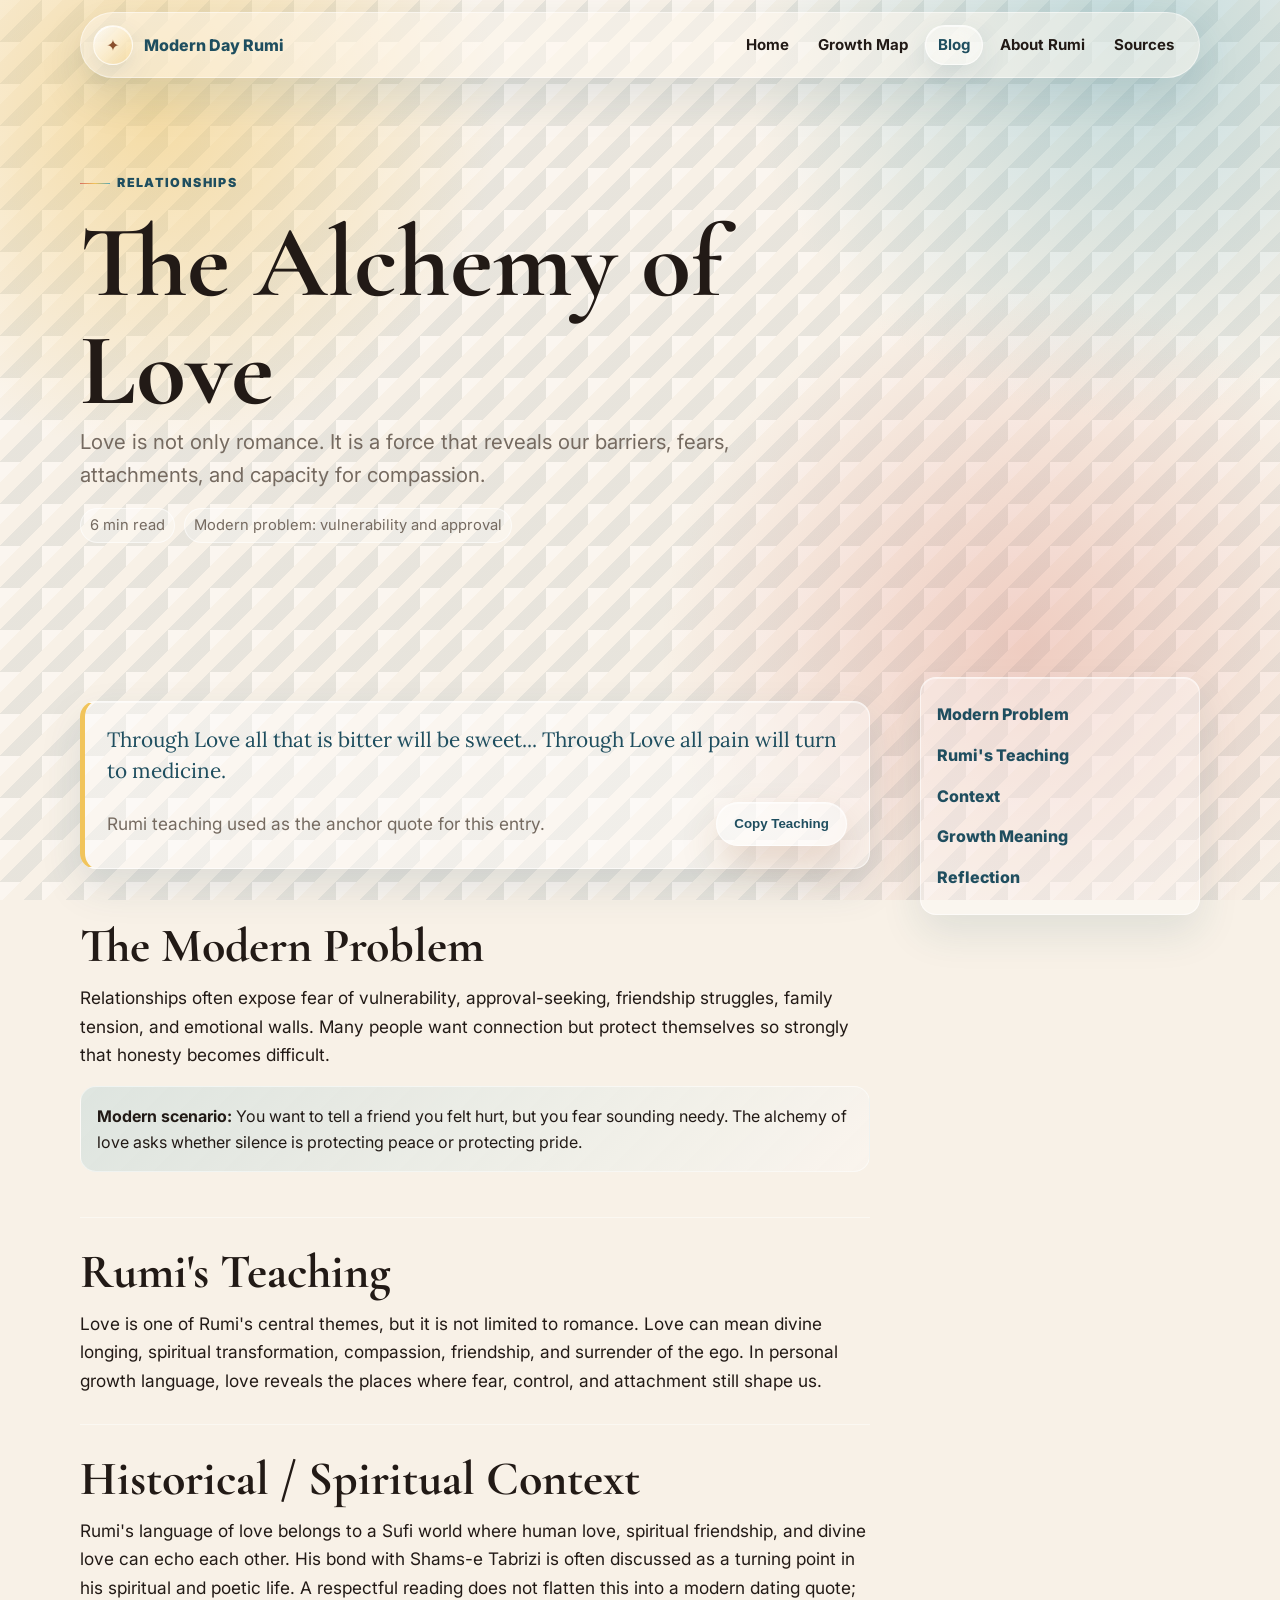
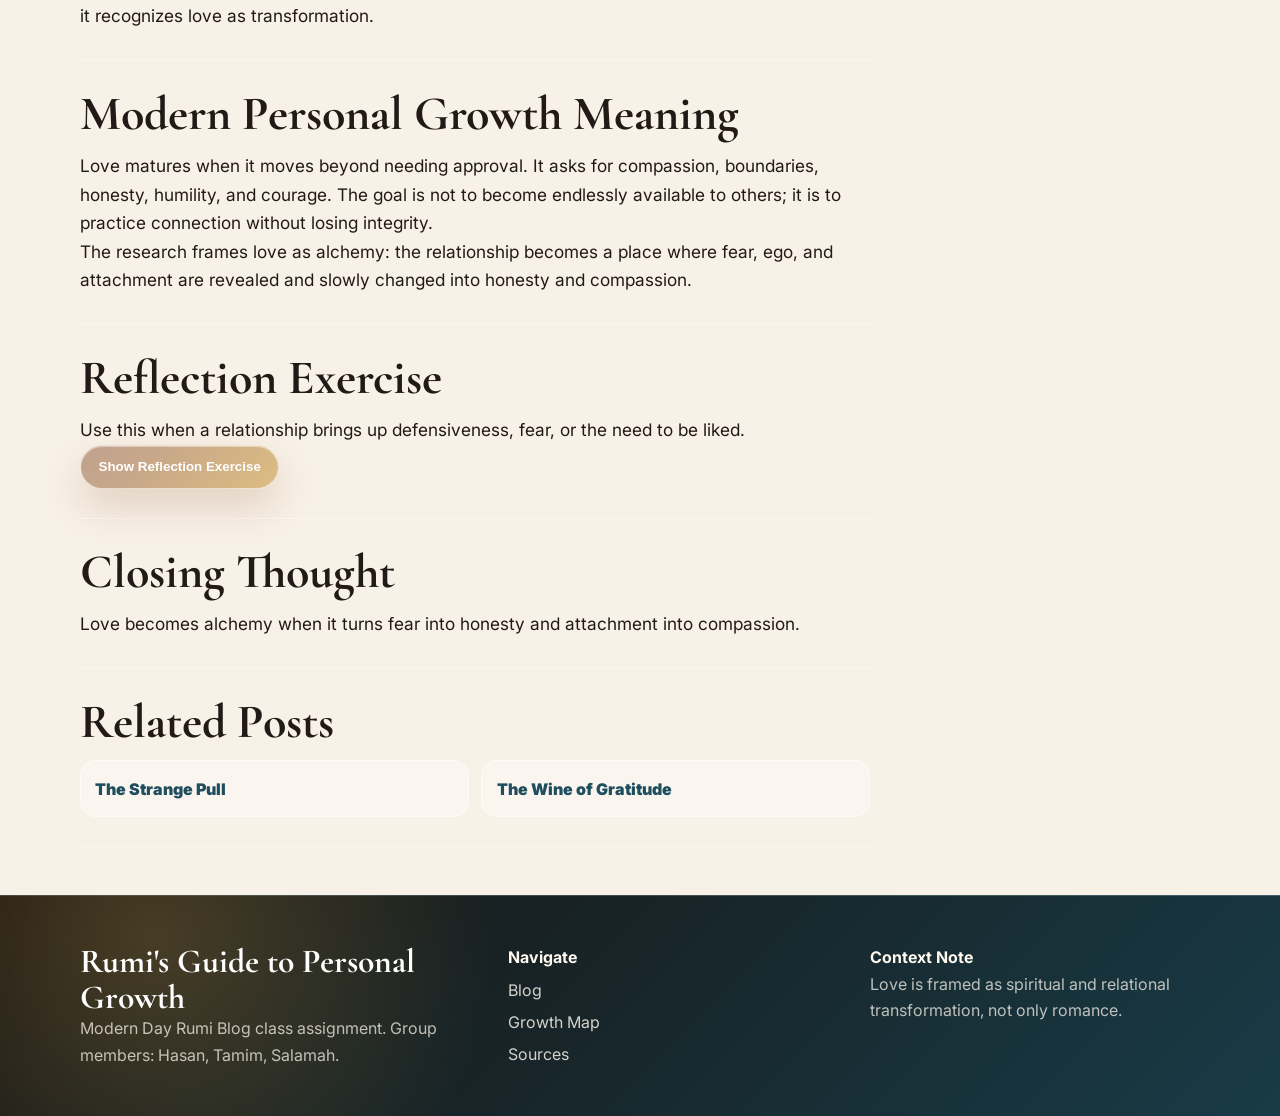
<file: rumi-growth-blog/posts/alchemy-of-love.html>
<!DOCTYPE html>
<html lang="en">
<head>
  <meta charset="UTF-8">
  <meta name="viewport" content="width=device-width, initial-scale=1.0">
  <link rel="icon" type="image/png" href="../assets/images/rumisit.png">
  <title>The Alchemy of Love | Rumi's Guide to Personal Growth</title>
  <link rel="preconnect" href="https://fonts.googleapis.com">
  <link rel="preconnect" href="https://fonts.gstatic.com" crossorigin>
  <link href="https://fonts.googleapis.com/css2?family=Amiri:wght@700&family=Cormorant+Garamond:wght@600;700&family=Inter:wght@400;600;700;800;900&family=Lora:ital,wght@0,400;0,600;1,400&display=swap" rel="stylesheet">
  <link rel="stylesheet" href="../css/style.css">
</head>
<body>
  <div class="progress-bar" aria-hidden="true"></div>
  <a class="skip-link" href="#main">Skip to content</a>
  <header class="site-header"><nav class="nav-wrap" aria-label="Main navigation"><a class="brand" href="../index.html"><span class="brand-mark">✦</span><span>Modern Day Rumi</span></a><button class="menu-toggle" type="button" aria-label="Toggle navigation menu" aria-expanded="false"><span></span><span></span><span></span></button><div class="nav-links"><a href="../index.html">Home</a><a href="../growth-map.html">Growth Map</a><a class="active" href="../blog.html">Blog</a><a href="../about-rumi.html">About Rumi</a><a href="../sources.html">Sources</a></div></nav></header>
  <main id="main">
    <section class="hero compact"><div class="container"><p class="eyebrow">Relationships</p><h1>The Alchemy of Love</h1><p class="lead">Love is not only romance. It is a force that reveals our barriers, fears, attachments, and capacity for compassion.</p><div class="post-meta"><span>6 min read</span><span>Modern problem: vulnerability and approval</span></div></div></section>
    <section class="section compact"><div class="container post-layout"><article class="blog-post">
      <div class="quote-card"><blockquote>Through Love all that is bitter will be sweet... Through Love all pain will turn to medicine.</blockquote><div class="quote-actions"><p class="small-note">Rumi teaching used as the anchor quote for this entry.</p><button class="button secondary copy-quote" type="button">Copy Teaching</button></div></div>
      <section id="problem"><h2>The Modern Problem</h2><p>Relationships often expose fear of vulnerability, approval-seeking, friendship struggles, family tension, and emotional walls. Many people want connection but protect themselves so strongly that honesty becomes difficult.</p><div class="scenario"><strong>Modern scenario:</strong> You want to tell a friend you felt hurt, but you fear sounding needy. The alchemy of love asks whether silence is protecting peace or protecting pride.</div></section>
      <section id="teaching"><h2>Rumi's Teaching</h2><p>Love is one of Rumi's central themes, but it is not limited to romance. Love can mean divine longing, spiritual transformation, compassion, friendship, and surrender of the ego. In personal growth language, love reveals the places where fear, control, and attachment still shape us.</p></section>
      <section id="context"><h2>Historical / Spiritual Context</h2><p>Rumi's language of love belongs to a Sufi world where human love, spiritual friendship, and divine love can echo each other. His bond with Shams-e Tabrizi is often discussed as a turning point in his spiritual and poetic life. A respectful reading does not flatten this into a modern dating quote; it recognizes love as transformation.</p></section>
      <section id="meaning"><h2>Modern Personal Growth Meaning</h2><p>Love matures when it moves beyond needing approval. It asks for compassion, boundaries, honesty, humility, and courage. The goal is not to become endlessly available to others; it is to practice connection without losing integrity.</p><p>The research frames love as alchemy: the relationship becomes a place where fear, ego, and attachment are revealed and slowly changed into honesty and compassion.</p></section>
      <section id="reflection"><h2>Reflection Exercise</h2><p>Use this when a relationship brings up defensiveness, fear, or the need to be liked.</p><button class="button reflection-toggle" type="button" aria-controls="reflection-content" aria-expanded="false">Show Reflection Exercise</button><div class="reflection-box reflection-content" id="reflection-content" hidden><h3>The Barrier Inventory</h3><ol><li>Where do I protect myself too much?</li><li>What fear appears when I try to be honest?</li><li>Do I confuse love with approval?</li><li>What is one small act of compassion I can practice today?</li></ol></div></section>
      <section id="closing"><h2>Closing Thought</h2><p>Love becomes alchemy when it turns fear into honesty and attachment into compassion.</p></section>
      <section id="related"><h2>Related Posts</h2><div class="related-list"><a href="strange-pull.html">The Strange Pull</a><a href="wine-of-gratitude.html">The Wine of Gratitude</a></div></section>
    </article><aside class="card side-nav" aria-label="Post sections"><a href="#problem">Modern Problem</a><a href="#teaching">Rumi's Teaching</a><a href="#context">Context</a><a href="#meaning">Growth Meaning</a><a href="#reflection">Reflection</a></aside></div></section>
  </main>
  <footer class="site-footer"><div class="container footer-grid"><div><h3 style="color: #fff;">Rumi's Guide to Personal Growth</h3><p>Modern Day Rumi Blog class assignment. Group members: Hasan, Tamim, Salamah.</p></div><div class="footer-links"><strong>Navigate</strong><a href="../blog.html">Blog</a><a href="../growth-map.html">Growth Map</a><a href="../sources.html">Sources</a></div><div><strong>Context Note</strong><p>Love is framed as spiritual and relational transformation, not only romance.</p></div></div></footer>
  <script src="../js/script.js"></script>
</body>
</html>
</file>
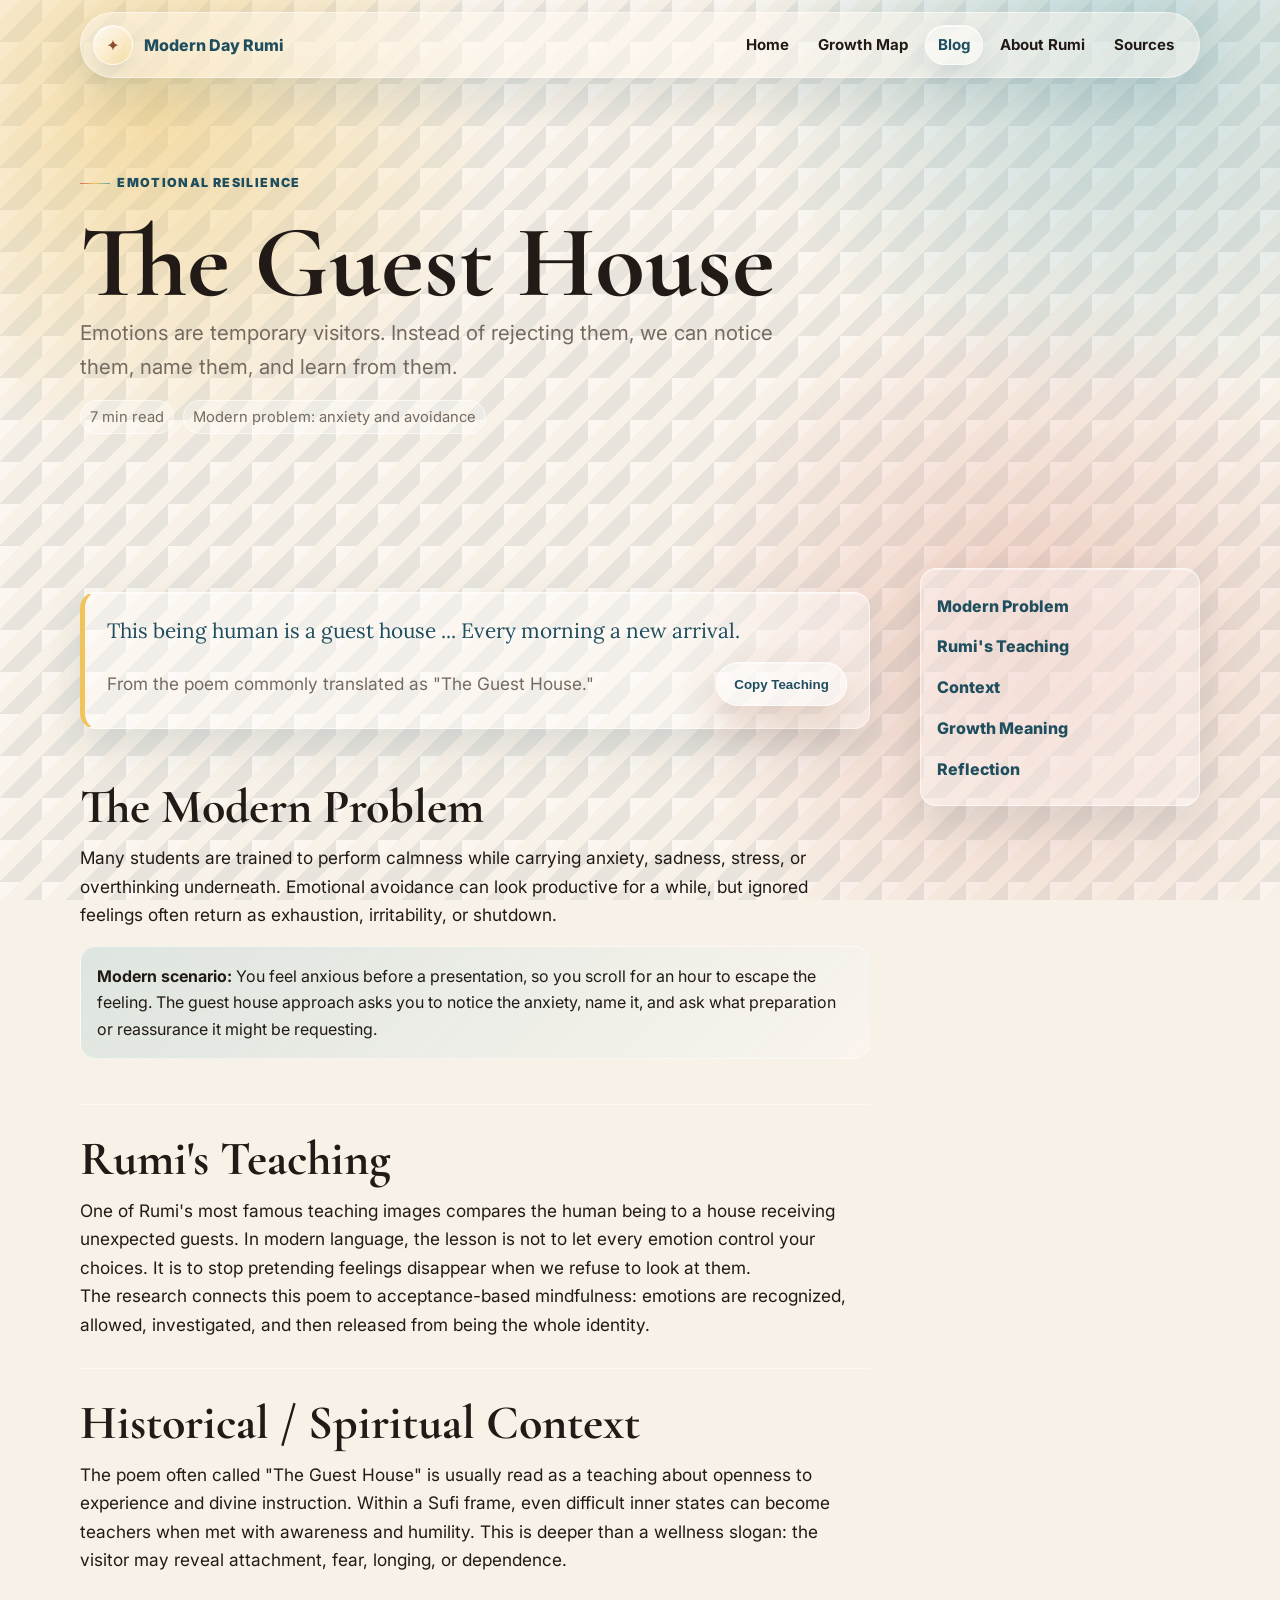
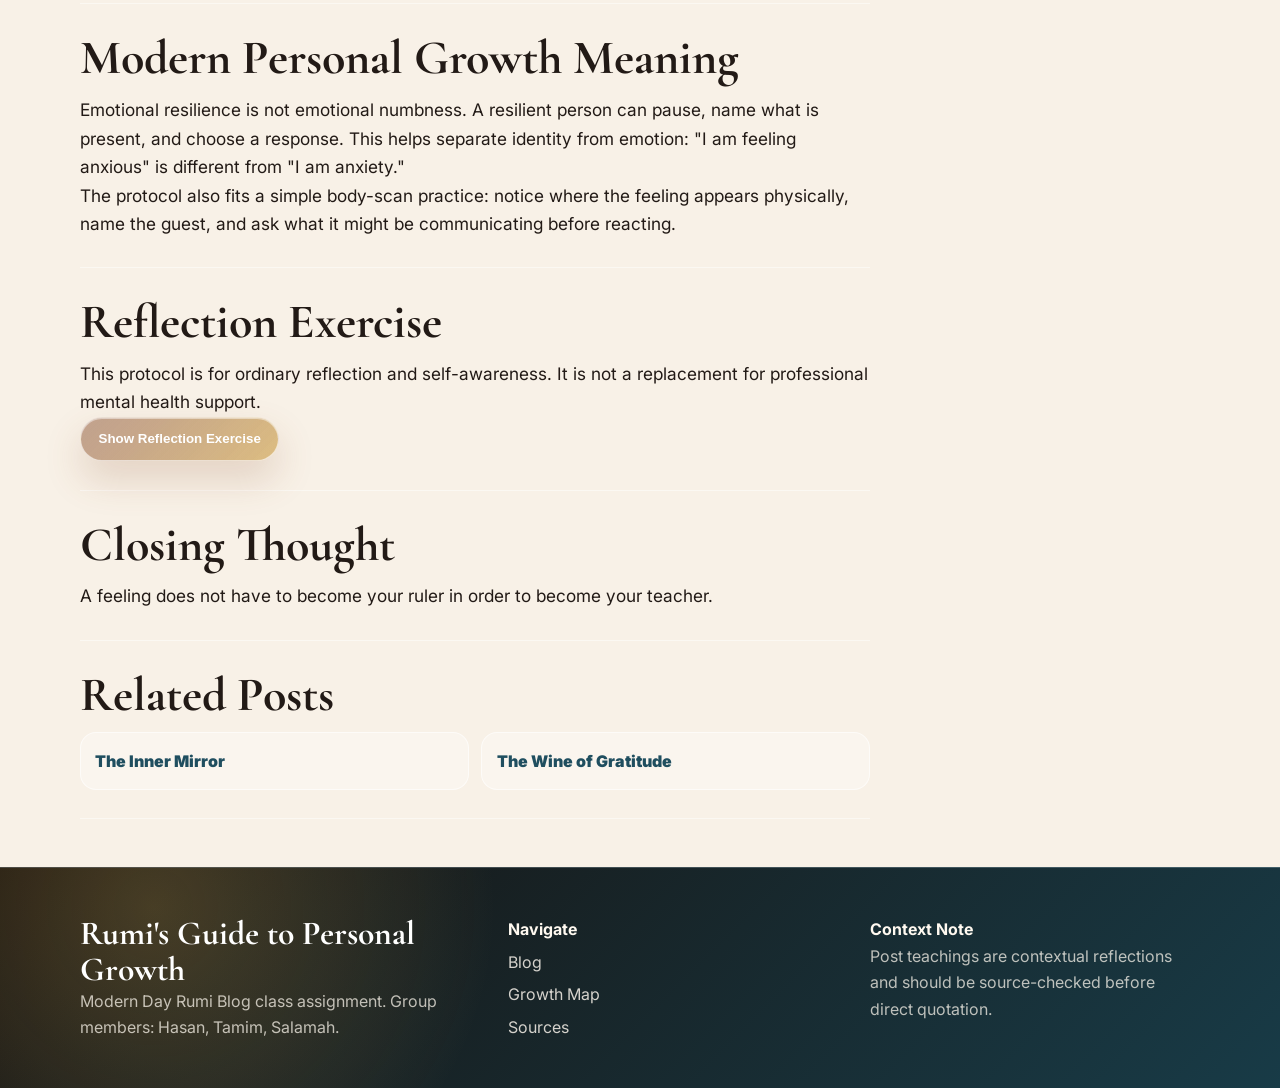
<file: rumi-growth-blog/posts/guest-house.html>
<!DOCTYPE html>
<html lang="en">
<head>
  <meta charset="UTF-8">
  <meta name="viewport" content="width=device-width, initial-scale=1.0">
  <link rel="icon" type="image/png" href="../assets/images/rumisit.png">
  <title>The Guest House | Rumi's Guide to Personal Growth</title>
  <link rel="preconnect" href="https://fonts.googleapis.com">
  <link rel="preconnect" href="https://fonts.gstatic.com" crossorigin>
  <link href="https://fonts.googleapis.com/css2?family=Amiri:wght@700&family=Cormorant+Garamond:wght@600;700&family=Inter:wght@400;600;700;800;900&family=Lora:ital,wght@0,400;0,600;1,400&display=swap" rel="stylesheet">
  <link rel="stylesheet" href="../css/style.css">
</head>
<body>
  <div class="progress-bar" aria-hidden="true"></div>
  <a class="skip-link" href="#main">Skip to content</a>
  <header class="site-header"><nav class="nav-wrap" aria-label="Main navigation"><a class="brand" href="../index.html"><span class="brand-mark">✦</span><span>Modern Day Rumi</span></a><button class="menu-toggle" type="button" aria-label="Toggle navigation menu" aria-expanded="false"><span></span><span></span><span></span></button><div class="nav-links"><a href="../index.html">Home</a><a href="../growth-map.html">Growth Map</a><a class="active" href="../blog.html">Blog</a><a href="../about-rumi.html">About Rumi</a><a href="../sources.html">Sources</a></div></nav></header>
  <main id="main">
    <section class="hero compact"><div class="container"><p class="eyebrow">Emotional Resilience</p><h1>The Guest House</h1><p class="lead">Emotions are temporary visitors. Instead of rejecting them, we can notice them, name them, and learn from them.</p><div class="post-meta"><span>7 min read</span><span>Modern problem: anxiety and avoidance</span></div></div></section>
    <section class="section compact"><div class="container post-layout"><article class="blog-post">
      <div class="quote-card"><blockquote>This being human is a guest house ... Every morning a new arrival.</blockquote><div class="quote-actions"><p class="small-note">From the poem commonly translated as "The Guest House."</p><button class="button secondary copy-quote" type="button">Copy Teaching</button></div></div>
      <section id="problem"><h2>The Modern Problem</h2><p>Many students are trained to perform calmness while carrying anxiety, sadness, stress, or overthinking underneath. Emotional avoidance can look productive for a while, but ignored feelings often return as exhaustion, irritability, or shutdown.</p><div class="scenario"><strong>Modern scenario:</strong> You feel anxious before a presentation, so you scroll for an hour to escape the feeling. The guest house approach asks you to notice the anxiety, name it, and ask what preparation or reassurance it might be requesting.</div></section>
      <section id="teaching"><h2>Rumi's Teaching</h2><p>One of Rumi's most famous teaching images compares the human being to a house receiving unexpected guests. In modern language, the lesson is not to let every emotion control your choices. It is to stop pretending feelings disappear when we refuse to look at them.</p><p>The research connects this poem to acceptance-based mindfulness: emotions are recognized, allowed, investigated, and then released from being the whole identity.</p></section>
      <section id="context"><h2>Historical / Spiritual Context</h2><p>The poem often called "The Guest House" is usually read as a teaching about openness to experience and divine instruction. Within a Sufi frame, even difficult inner states can become teachers when met with awareness and humility. This is deeper than a wellness slogan: the visitor may reveal attachment, fear, longing, or dependence.</p></section>
      <section id="meaning"><h2>Modern Personal Growth Meaning</h2><p>Emotional resilience is not emotional numbness. A resilient person can pause, name what is present, and choose a response. This helps separate identity from emotion: "I am feeling anxious" is different from "I am anxiety."</p><p>The protocol also fits a simple body-scan practice: notice where the feeling appears physically, name the guest, and ask what it might be communicating before reacting.</p></section>
      <section id="reflection"><h2>Reflection Exercise</h2><p>This protocol is for ordinary reflection and self-awareness. It is not a replacement for professional mental health support.</p><button class="button reflection-toggle" type="button" aria-controls="reflection-content" aria-expanded="false">Show Reflection Exercise</button><div class="reflection-box reflection-content" id="reflection-content" hidden><h3>The Guest House Protocol</h3><ol><li><strong>Open the Door:</strong> Notice the emotion.</li><li><strong>Name the Guest:</strong> Identify the emotion clearly.</li><li><strong>Serve the Tea:</strong> Sit with the feeling without rushing it away.</li><li><strong>Ask its Purpose:</strong> What might this emotion be showing me?</li><li><strong>Let it Pass:</strong> Remember that emotions are temporary visitors.</li></ol><p class="small-note">This reflection is not a replacement for professional mental health support.</p></div></section>
      <section id="closing"><h2>Closing Thought</h2><p>A feeling does not have to become your ruler in order to become your teacher.</p></section>
      <section id="related"><h2>Related Posts</h2><div class="related-list"><a href="inner-mirror.html">The Inner Mirror</a><a href="wine-of-gratitude.html">The Wine of Gratitude</a></div></section>
    </article><aside class="card side-nav" aria-label="Post sections"><a href="#problem">Modern Problem</a><a href="#teaching">Rumi's Teaching</a><a href="#context">Context</a><a href="#meaning">Growth Meaning</a><a href="#reflection">Reflection</a></aside></div></section>
  </main>
  <footer class="site-footer"><div class="container footer-grid"><div><h3 style="color: #fff;">Rumi's Guide to Personal Growth</h3><p>Modern Day Rumi Blog class assignment. Group members: Hasan, Tamim, Salamah.</p></div><div class="footer-links"><strong>Navigate</strong><a href="../blog.html">Blog</a><a href="../growth-map.html">Growth Map</a><a href="../sources.html">Sources</a></div><div><strong>Context Note</strong><p>Post teachings are contextual reflections and should be source-checked before direct quotation.</p></div></div></footer>
  <script src="../js/script.js"></script>
</body>
</html>
</file>
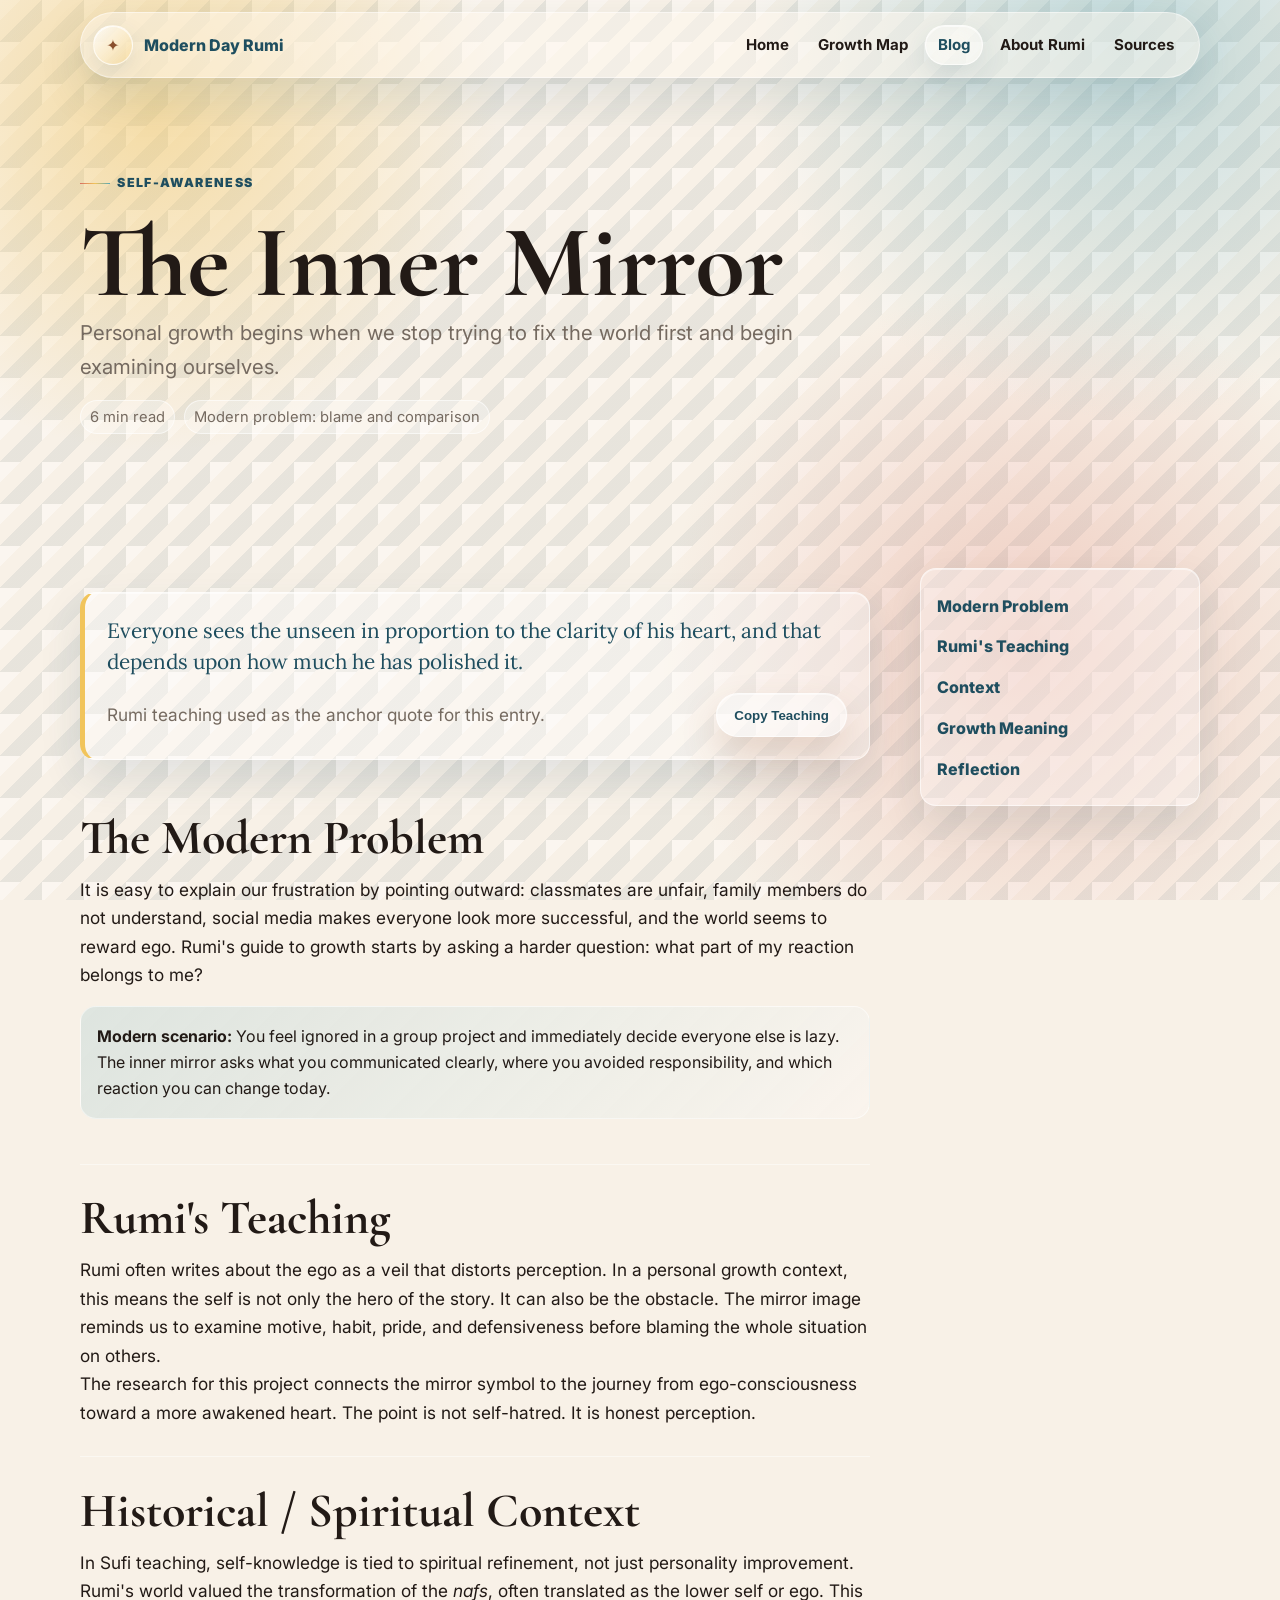
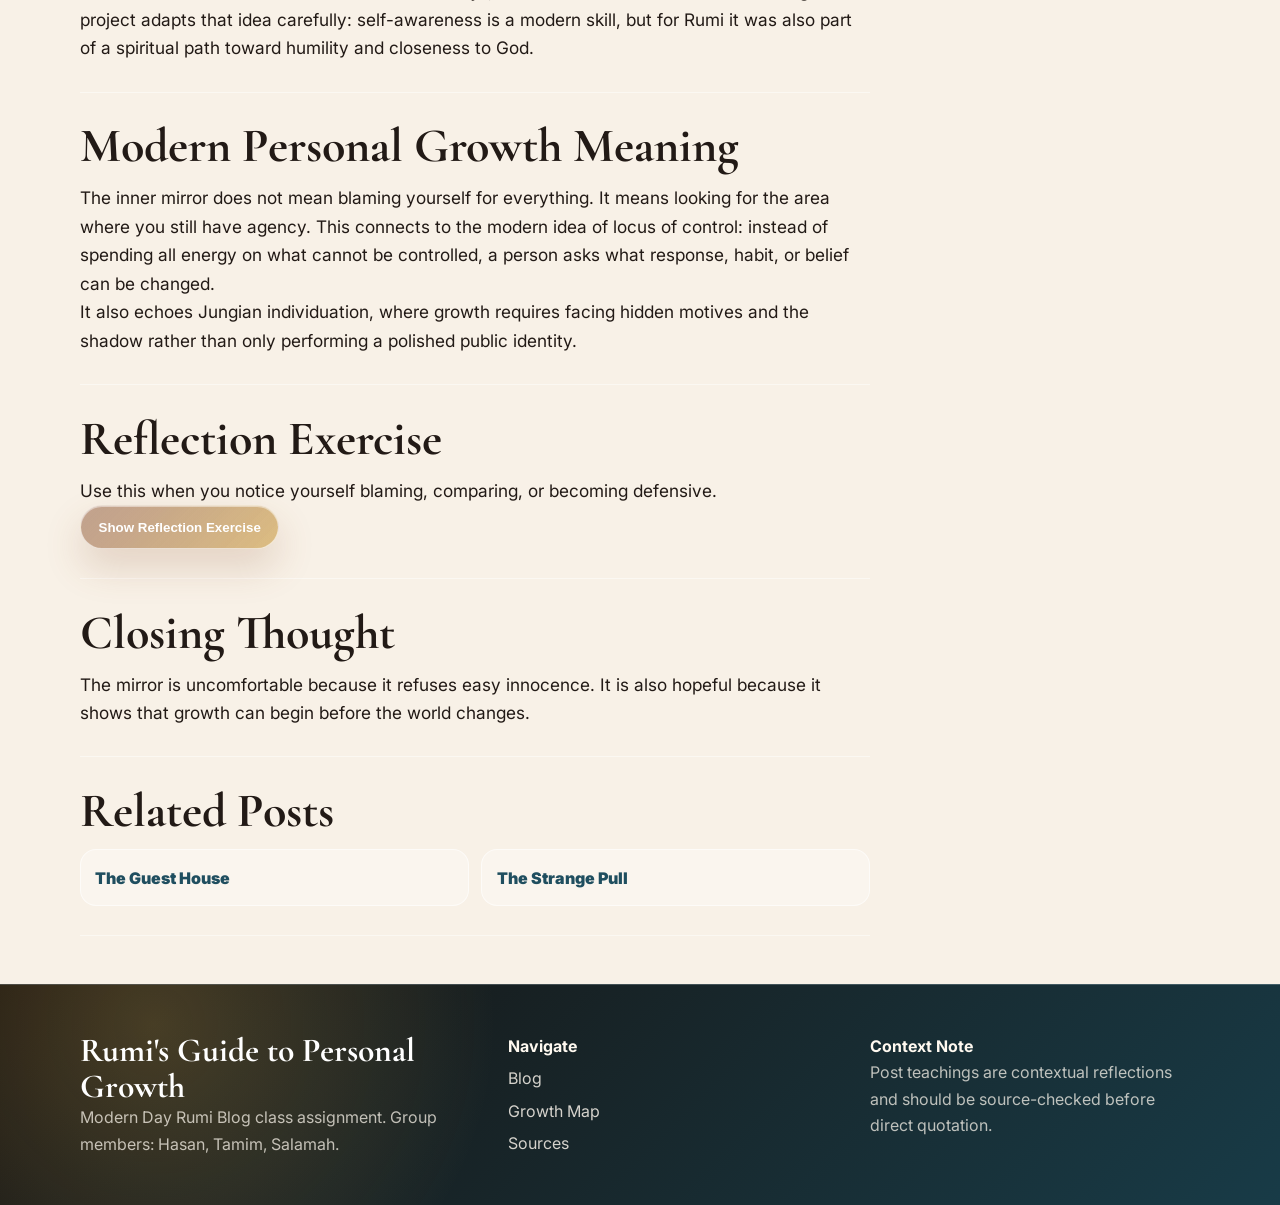
<file: rumi-growth-blog/posts/inner-mirror.html>
<!DOCTYPE html>
<html lang="en">
<head>
  <meta charset="UTF-8">
  <meta name="viewport" content="width=device-width, initial-scale=1.0">
  <link rel="icon" type="image/png" href="../assets/images/rumisit.png">
  <title>The Inner Mirror | Rumi's Guide to Personal Growth</title>
  <link rel="preconnect" href="https://fonts.googleapis.com">
  <link rel="preconnect" href="https://fonts.gstatic.com" crossorigin>
  <link href="https://fonts.googleapis.com/css2?family=Amiri:wght@700&family=Cormorant+Garamond:wght@600;700&family=Inter:wght@400;600;700;800;900&family=Lora:ital,wght@0,400;0,600;1,400&display=swap" rel="stylesheet">
  <link rel="stylesheet" href="../css/style.css">
</head>
<body>
  <div class="progress-bar" aria-hidden="true"></div>
  <a class="skip-link" href="#main">Skip to content</a>
  <header class="site-header"><nav class="nav-wrap" aria-label="Main navigation"><a class="brand" href="../index.html"><span class="brand-mark">✦</span><span>Modern Day Rumi</span></a><button class="menu-toggle" type="button" aria-label="Toggle navigation menu" aria-expanded="false"><span></span><span></span><span></span></button><div class="nav-links"><a href="../index.html">Home</a><a href="../growth-map.html">Growth Map</a><a class="active" href="../blog.html">Blog</a><a href="../about-rumi.html">About Rumi</a><a href="../sources.html">Sources</a></div></nav></header>
  <main id="main">
    <section class="hero compact"><div class="container"><p class="eyebrow">Self-Awareness</p><h1>The Inner Mirror</h1><p class="lead">Personal growth begins when we stop trying to fix the world first and begin examining ourselves.</p><div class="post-meta"><span>6 min read</span><span>Modern problem: blame and comparison</span></div></div></section>
    <section class="section compact"><div class="container post-layout"><article class="blog-post">
      <div class="quote-card"><blockquote>Everyone sees the unseen in proportion to the clarity of his heart, and that depends upon how much he has polished it.</blockquote><div class="quote-actions"><p class="small-note">Rumi teaching used as the anchor quote for this entry.</p><button class="button secondary copy-quote" type="button">Copy Teaching</button></div></div>
      <section id="problem"><h2>The Modern Problem</h2><p>It is easy to explain our frustration by pointing outward: classmates are unfair, family members do not understand, social media makes everyone look more successful, and the world seems to reward ego. Rumi's guide to growth starts by asking a harder question: what part of my reaction belongs to me?</p><div class="scenario"><strong>Modern scenario:</strong> You feel ignored in a group project and immediately decide everyone else is lazy. The inner mirror asks what you communicated clearly, where you avoided responsibility, and which reaction you can change today.</div></section>
      <section id="teaching"><h2>Rumi's Teaching</h2><p>Rumi often writes about the ego as a veil that distorts perception. In a personal growth context, this means the self is not only the hero of the story. It can also be the obstacle. The mirror image reminds us to examine motive, habit, pride, and defensiveness before blaming the whole situation on others.</p><p>The research for this project connects the mirror symbol to the journey from ego-consciousness toward a more awakened heart. The point is not self-hatred. It is honest perception.</p></section>
      <section id="context"><h2>Historical / Spiritual Context</h2><p>In Sufi teaching, self-knowledge is tied to spiritual refinement, not just personality improvement. Rumi's world valued the transformation of the <em>nafs</em>, often translated as the lower self or ego. This project adapts that idea carefully: self-awareness is a modern skill, but for Rumi it was also part of a spiritual path toward humility and closeness to God.</p></section>
      <section id="meaning"><h2>Modern Personal Growth Meaning</h2><p>The inner mirror does not mean blaming yourself for everything. It means looking for the area where you still have agency. This connects to the modern idea of locus of control: instead of spending all energy on what cannot be controlled, a person asks what response, habit, or belief can be changed.</p><p>It also echoes Jungian individuation, where growth requires facing hidden motives and the shadow rather than only performing a polished public identity.</p></section>
      <section id="reflection"><h2>Reflection Exercise</h2><p>Use this when you notice yourself blaming, comparing, or becoming defensive.</p><button class="button reflection-toggle" type="button" aria-controls="reflection-content" aria-expanded="false">Show Reflection Exercise</button><div class="reflection-box reflection-content" id="reflection-content" hidden><h3>The Mirror Audit</h3><ol><li>What am I blaming others for right now?</li><li>What part of this situation is within my control?</li><li>What belief, habit, or reaction can I change?</li><li>What would a wiser version of me do today?</li></ol></div></section>
      <section id="closing"><h2>Closing Thought</h2><p>The mirror is uncomfortable because it refuses easy innocence. It is also hopeful because it shows that growth can begin before the world changes.</p></section>
      <section id="related"><h2>Related Posts</h2><div class="related-list"><a href="guest-house.html">The Guest House</a><a href="strange-pull.html">The Strange Pull</a></div></section>
    </article><aside class="card side-nav" aria-label="Post sections"><a href="#problem">Modern Problem</a><a href="#teaching">Rumi's Teaching</a><a href="#context">Context</a><a href="#meaning">Growth Meaning</a><a href="#reflection">Reflection</a></aside></div></section>
  </main>
  <footer class="site-footer"><div class="container footer-grid"><div><h3 style="color: #fff;">Rumi's Guide to Personal Growth</h3><p>Modern Day Rumi Blog class assignment. Group members: Hasan, Tamim, Salamah.</p></div><div class="footer-links"><strong>Navigate</strong><a href="../blog.html">Blog</a><a href="../growth-map.html">Growth Map</a><a href="../sources.html">Sources</a></div><div><strong>Context Note</strong><p>Post teachings are contextual reflections and should be source-checked before direct quotation.</p></div></div></footer>
  <script src="../js/script.js"></script>
</body>
</html>
</file>
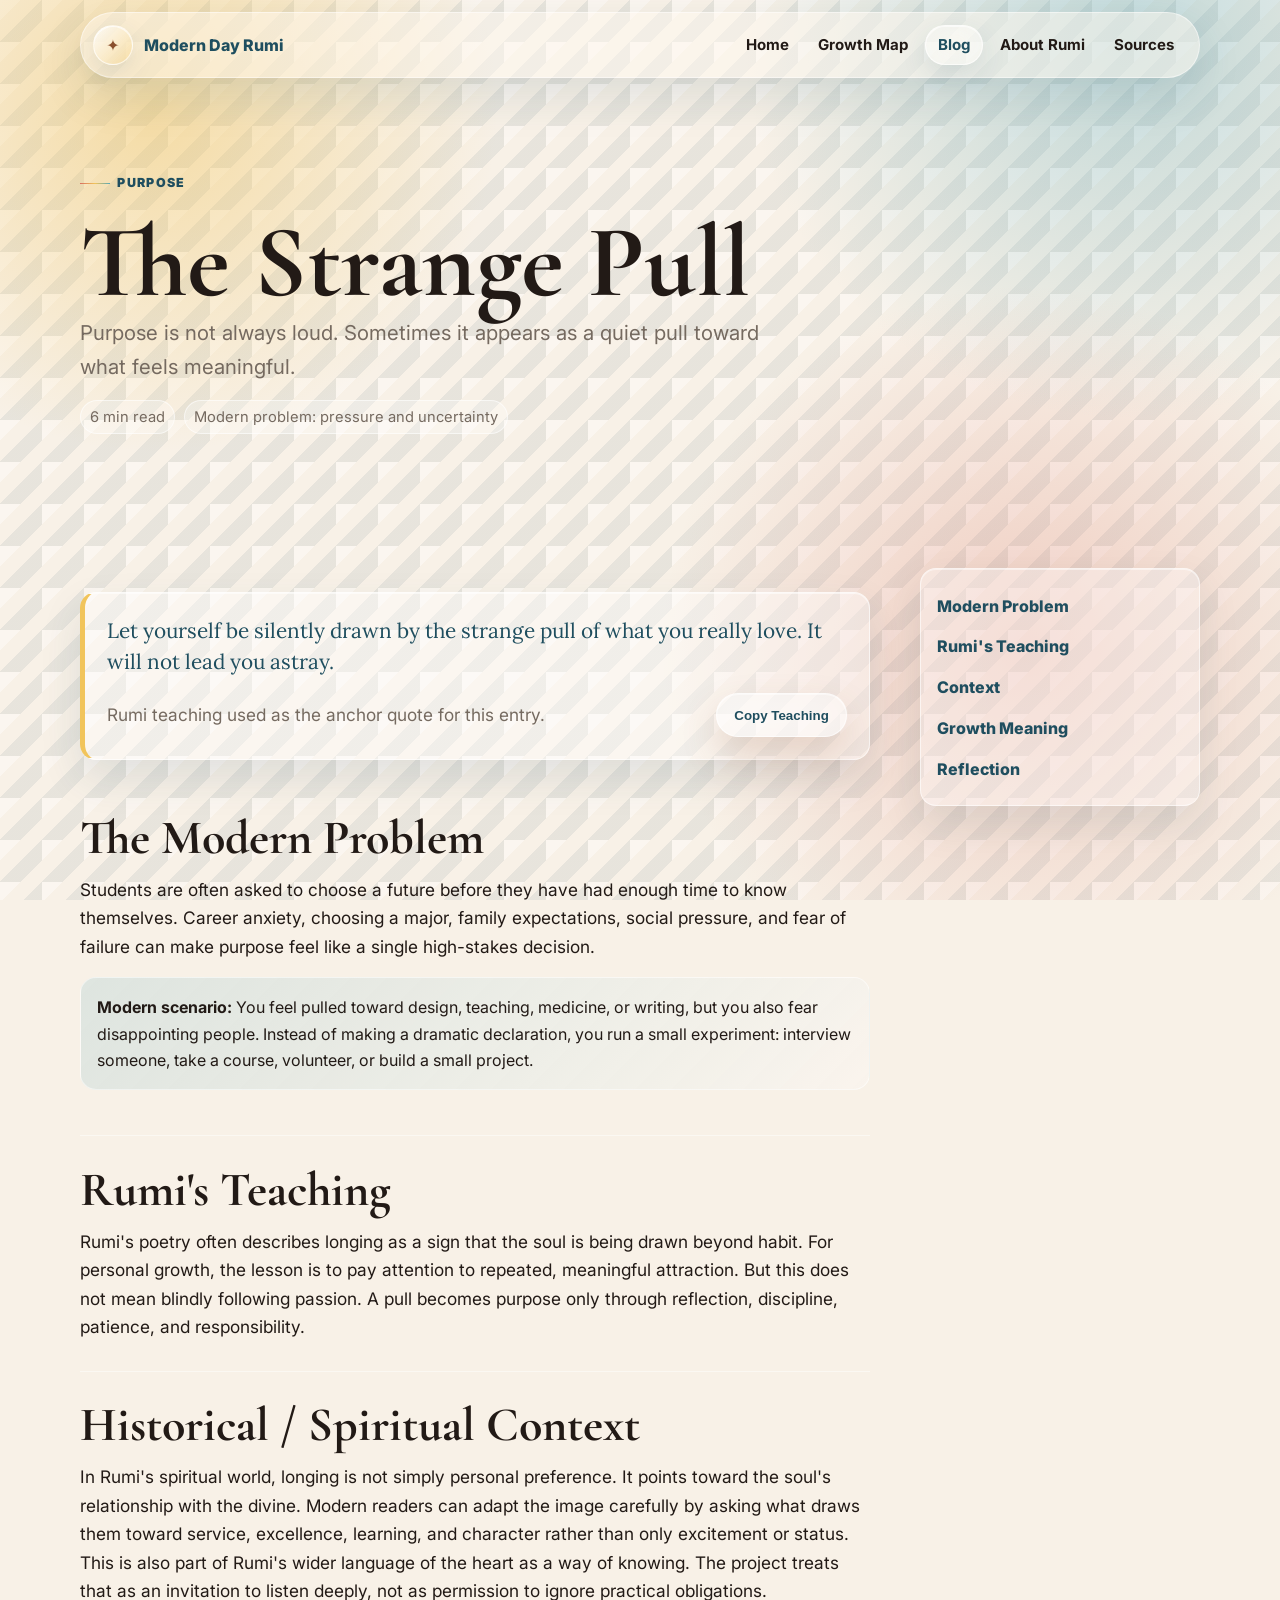
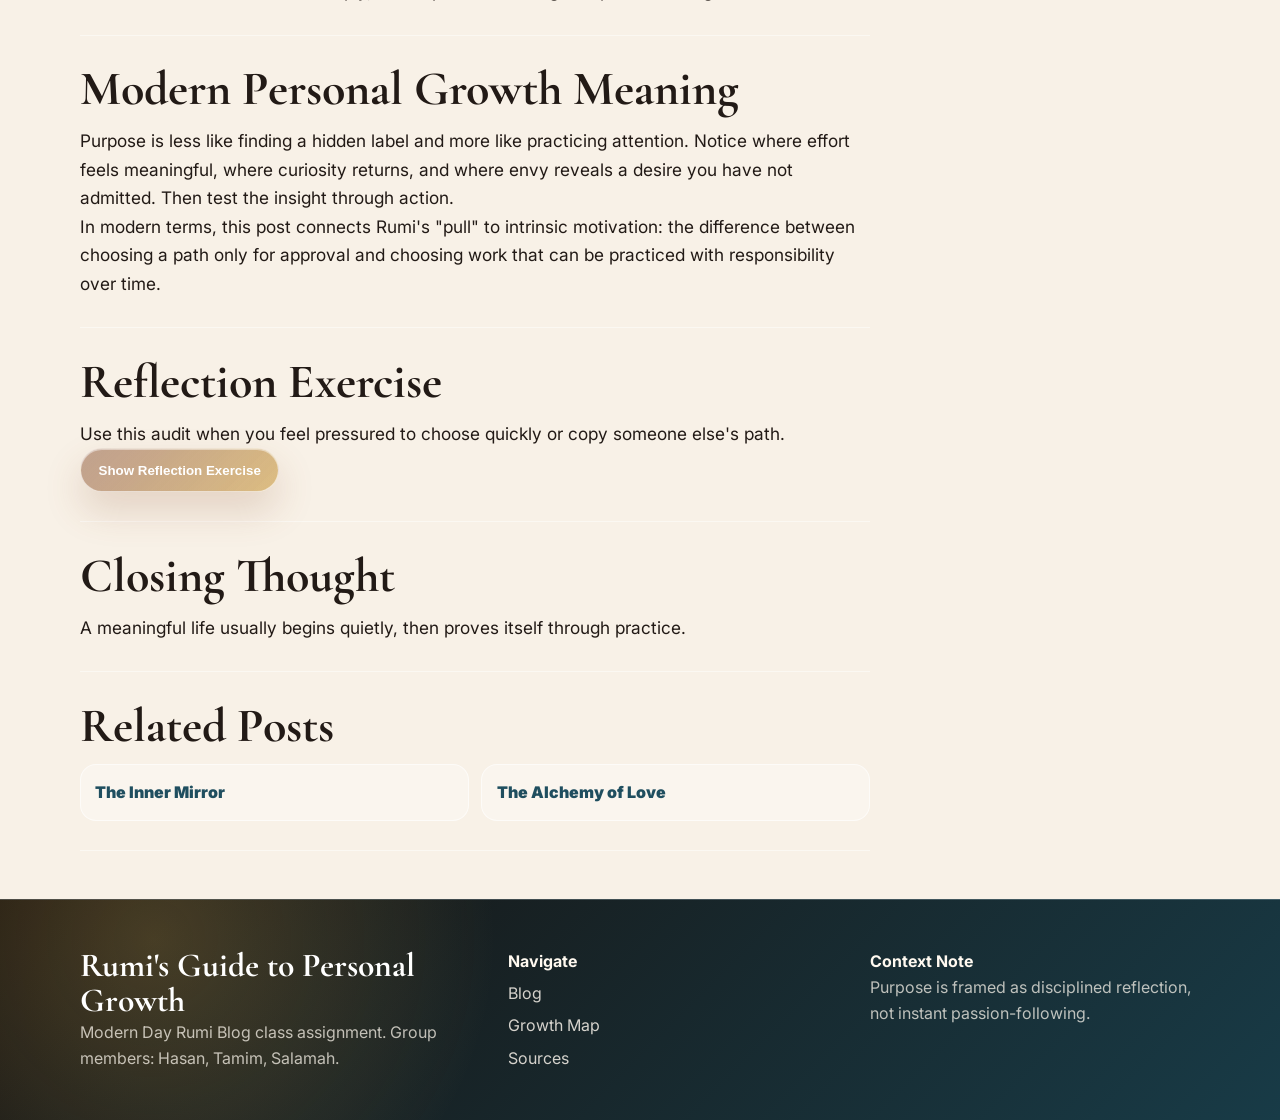
<file: rumi-growth-blog/posts/strange-pull.html>
<!DOCTYPE html>
<html lang="en">
<head>
  <meta charset="UTF-8">
  <meta name="viewport" content="width=device-width, initial-scale=1.0">
  <link rel="icon" type="image/png" href="../assets/images/rumisit.png">
  <title>The Strange Pull | Rumi's Guide to Personal Growth</title>
  <link rel="preconnect" href="https://fonts.googleapis.com">
  <link rel="preconnect" href="https://fonts.gstatic.com" crossorigin>
  <link href="https://fonts.googleapis.com/css2?family=Amiri:wght@700&family=Cormorant+Garamond:wght@600;700&family=Inter:wght@400;600;700;800;900&family=Lora:ital,wght@0,400;0,600;1,400&display=swap" rel="stylesheet">
  <link rel="stylesheet" href="../css/style.css">
</head>
<body>
  <div class="progress-bar" aria-hidden="true"></div>
  <a class="skip-link" href="#main">Skip to content</a>
  <header class="site-header"><nav class="nav-wrap" aria-label="Main navigation"><a class="brand" href="../index.html"><span class="brand-mark">✦</span><span>Modern Day Rumi</span></a><button class="menu-toggle" type="button" aria-label="Toggle navigation menu" aria-expanded="false"><span></span><span></span><span></span></button><div class="nav-links"><a href="../index.html">Home</a><a href="../growth-map.html">Growth Map</a><a class="active" href="../blog.html">Blog</a><a href="../about-rumi.html">About Rumi</a><a href="../sources.html">Sources</a></div></nav></header>
  <main id="main">
    <section class="hero compact"><div class="container"><p class="eyebrow">Purpose</p><h1>The Strange Pull</h1><p class="lead">Purpose is not always loud. Sometimes it appears as a quiet pull toward what feels meaningful.</p><div class="post-meta"><span>6 min read</span><span>Modern problem: pressure and uncertainty</span></div></div></section>
    <section class="section compact"><div class="container post-layout"><article class="blog-post">
      <div class="quote-card"><blockquote>Let yourself be silently drawn by the strange pull of what you really love. It will not lead you astray.</blockquote><div class="quote-actions"><p class="small-note">Rumi teaching used as the anchor quote for this entry.</p><button class="button secondary copy-quote" type="button">Copy Teaching</button></div></div>
      <section id="problem"><h2>The Modern Problem</h2><p>Students are often asked to choose a future before they have had enough time to know themselves. Career anxiety, choosing a major, family expectations, social pressure, and fear of failure can make purpose feel like a single high-stakes decision.</p><div class="scenario"><strong>Modern scenario:</strong> You feel pulled toward design, teaching, medicine, or writing, but you also fear disappointing people. Instead of making a dramatic declaration, you run a small experiment: interview someone, take a course, volunteer, or build a small project.</div></section>
      <section id="teaching"><h2>Rumi's Teaching</h2><p>Rumi's poetry often describes longing as a sign that the soul is being drawn beyond habit. For personal growth, the lesson is to pay attention to repeated, meaningful attraction. But this does not mean blindly following passion. A pull becomes purpose only through reflection, discipline, patience, and responsibility.</p></section>
      <section id="context"><h2>Historical / Spiritual Context</h2><p>In Rumi's spiritual world, longing is not simply personal preference. It points toward the soul's relationship with the divine. Modern readers can adapt the image carefully by asking what draws them toward service, excellence, learning, and character rather than only excitement or status.</p><p>This is also part of Rumi's wider language of the heart as a way of knowing. The project treats that as an invitation to listen deeply, not as permission to ignore practical obligations.</p></section>
      <section id="meaning"><h2>Modern Personal Growth Meaning</h2><p>Purpose is less like finding a hidden label and more like practicing attention. Notice where effort feels meaningful, where curiosity returns, and where envy reveals a desire you have not admitted. Then test the insight through action.</p><p>In modern terms, this post connects Rumi's "pull" to intrinsic motivation: the difference between choosing a path only for approval and choosing work that can be practiced with responsibility over time.</p></section>
      <section id="reflection"><h2>Reflection Exercise</h2><p>Use this audit when you feel pressured to choose quickly or copy someone else's path.</p><button class="button reflection-toggle" type="button" aria-controls="reflection-content" aria-expanded="false">Show Reflection Exercise</button><div class="reflection-box reflection-content" id="reflection-content" hidden><h3>The Silence Audit</h3><ol><li>What topic or activity do I return to without being forced?</li><li>What kind of work makes me lose track of time?</li><li>What do I envy in others, and what might that reveal?</li><li>What small experiment can I try this week?</li></ol></div></section>
      <section id="closing"><h2>Closing Thought</h2><p>A meaningful life usually begins quietly, then proves itself through practice.</p></section>
      <section id="related"><h2>Related Posts</h2><div class="related-list"><a href="inner-mirror.html">The Inner Mirror</a><a href="alchemy-of-love.html">The Alchemy of Love</a></div></section>
    </article><aside class="card side-nav" aria-label="Post sections"><a href="#problem">Modern Problem</a><a href="#teaching">Rumi's Teaching</a><a href="#context">Context</a><a href="#meaning">Growth Meaning</a><a href="#reflection">Reflection</a></aside></div></section>
  </main>
  <footer class="site-footer"><div class="container footer-grid"><div><h3 style="color: #fff;">Rumi's Guide to Personal Growth</h3><p>Modern Day Rumi Blog class assignment. Group members: Hasan, Tamim, Salamah.</p></div><div class="footer-links"><strong>Navigate</strong><a href="../blog.html">Blog</a><a href="../growth-map.html">Growth Map</a><a href="../sources.html">Sources</a></div><div><strong>Context Note</strong><p>Purpose is framed as disciplined reflection, not instant passion-following.</p></div></div></footer>
  <script src="../js/script.js"></script>
</body>
</html>
</file>
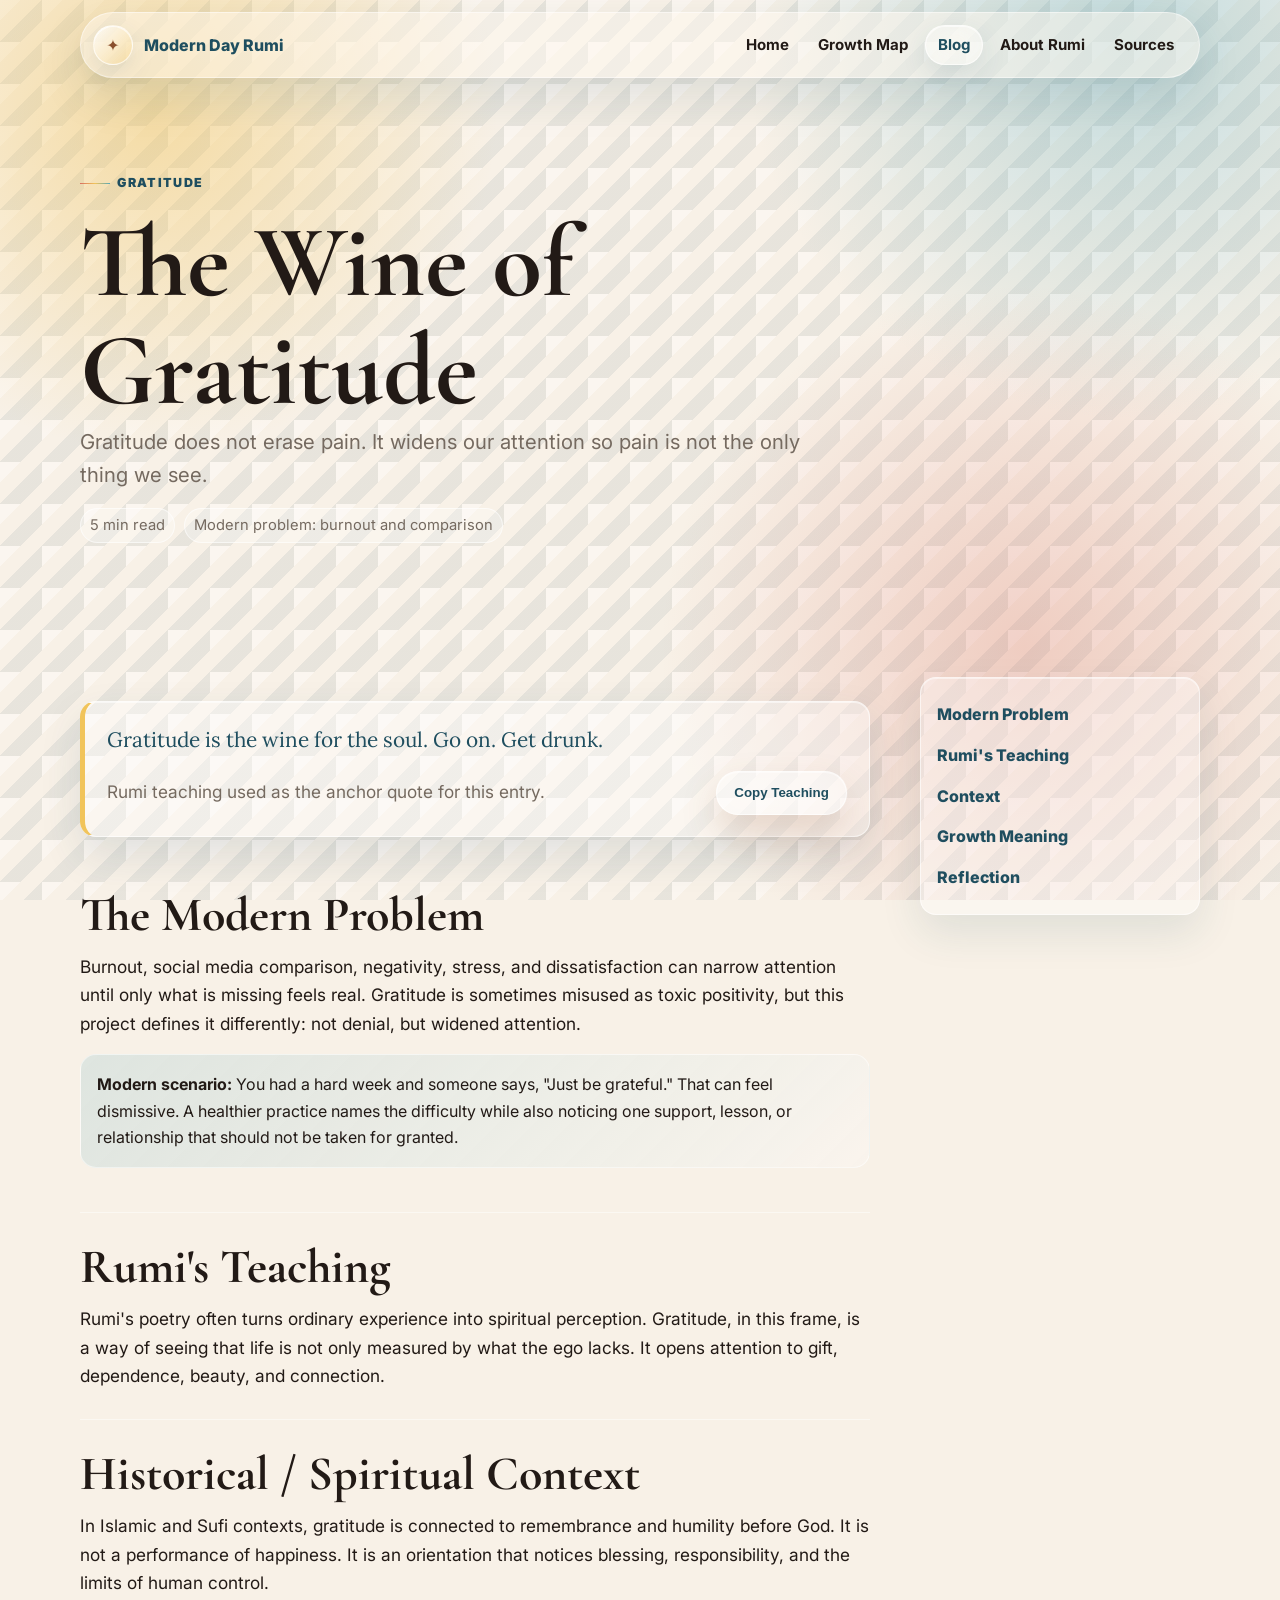
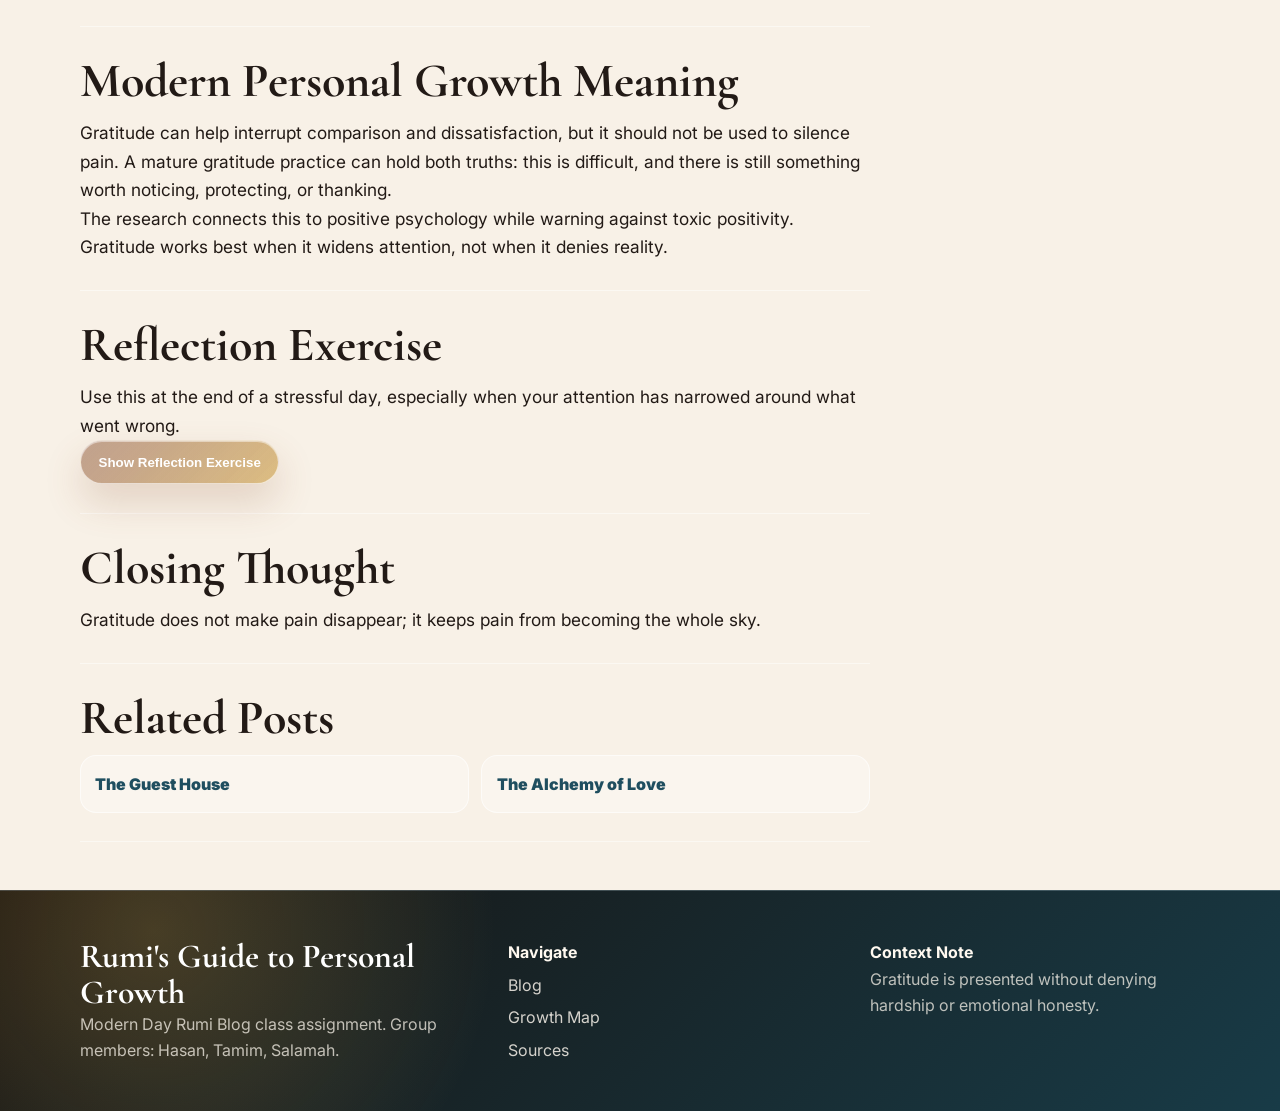
<file: rumi-growth-blog/posts/wine-of-gratitude.html>
<!DOCTYPE html>
<html lang="en">
<head>
  <meta charset="UTF-8">
  <meta name="viewport" content="width=device-width, initial-scale=1.0">
  <link rel="icon" type="image/png" href="../assets/images/rumisit.png">
  <title>The Wine of Gratitude | Rumi's Guide to Personal Growth</title>
  <link rel="preconnect" href="https://fonts.googleapis.com">
  <link rel="preconnect" href="https://fonts.gstatic.com" crossorigin>
  <link href="https://fonts.googleapis.com/css2?family=Amiri:wght@700&family=Cormorant+Garamond:wght@600;700&family=Inter:wght@400;600;700;800;900&family=Lora:ital,wght@0,400;0,600;1,400&display=swap" rel="stylesheet">
  <link rel="stylesheet" href="../css/style.css">
</head>
<body>
  <div class="progress-bar" aria-hidden="true"></div>
  <a class="skip-link" href="#main">Skip to content</a>
  <header class="site-header"><nav class="nav-wrap" aria-label="Main navigation"><a class="brand" href="../index.html"><span class="brand-mark">✦</span><span>Modern Day Rumi</span></a><button class="menu-toggle" type="button" aria-label="Toggle navigation menu" aria-expanded="false"><span></span><span></span><span></span></button><div class="nav-links"><a href="../index.html">Home</a><a href="../growth-map.html">Growth Map</a><a class="active" href="../blog.html">Blog</a><a href="../about-rumi.html">About Rumi</a><a href="../sources.html">Sources</a></div></nav></header>
  <main id="main">
    <section class="hero compact"><div class="container"><p class="eyebrow">Gratitude</p><h1>The Wine of Gratitude</h1><p class="lead">Gratitude does not erase pain. It widens our attention so pain is not the only thing we see.</p><div class="post-meta"><span>5 min read</span><span>Modern problem: burnout and comparison</span></div></div></section>
    <section class="section compact"><div class="container post-layout"><article class="blog-post">
      <div class="quote-card"><blockquote>Gratitude is the wine for the soul. Go on. Get drunk.</blockquote><div class="quote-actions"><p class="small-note">Rumi teaching used as the anchor quote for this entry.</p><button class="button secondary copy-quote" type="button">Copy Teaching</button></div></div>
      <section id="problem"><h2>The Modern Problem</h2><p>Burnout, social media comparison, negativity, stress, and dissatisfaction can narrow attention until only what is missing feels real. Gratitude is sometimes misused as toxic positivity, but this project defines it differently: not denial, but widened attention.</p><div class="scenario"><strong>Modern scenario:</strong> You had a hard week and someone says, "Just be grateful." That can feel dismissive. A healthier practice names the difficulty while also noticing one support, lesson, or relationship that should not be taken for granted.</div></section>
      <section id="teaching"><h2>Rumi's Teaching</h2><p>Rumi's poetry often turns ordinary experience into spiritual perception. Gratitude, in this frame, is a way of seeing that life is not only measured by what the ego lacks. It opens attention to gift, dependence, beauty, and connection.</p></section>
      <section id="context"><h2>Historical / Spiritual Context</h2><p>In Islamic and Sufi contexts, gratitude is connected to remembrance and humility before God. It is not a performance of happiness. It is an orientation that notices blessing, responsibility, and the limits of human control.</p></section>
      <section id="meaning"><h2>Modern Personal Growth Meaning</h2><p>Gratitude can help interrupt comparison and dissatisfaction, but it should not be used to silence pain. A mature gratitude practice can hold both truths: this is difficult, and there is still something worth noticing, protecting, or thanking.</p><p>The research connects this to positive psychology while warning against toxic positivity. Gratitude works best when it widens attention, not when it denies reality.</p></section>
      <section id="reflection"><h2>Reflection Exercise</h2><p>Use this at the end of a stressful day, especially when your attention has narrowed around what went wrong.</p><button class="button reflection-toggle" type="button" aria-controls="reflection-content" aria-expanded="false">Show Reflection Exercise</button><div class="reflection-box reflection-content" id="reflection-content" hidden><h3>Three Cups of Gratitude</h3><ol><li>One thing that supported me today.</li><li>One difficulty that taught me something.</li><li>One person, place, or memory I do not want to take for granted.</li></ol><p class="small-note">This is not toxic positivity. You are allowed to name pain honestly.</p></div></section>
      <section id="closing"><h2>Closing Thought</h2><p>Gratitude does not make pain disappear; it keeps pain from becoming the whole sky.</p></section>
      <section id="related"><h2>Related Posts</h2><div class="related-list"><a href="guest-house.html">The Guest House</a><a href="alchemy-of-love.html">The Alchemy of Love</a></div></section>
    </article><aside class="card side-nav" aria-label="Post sections"><a href="#problem">Modern Problem</a><a href="#teaching">Rumi's Teaching</a><a href="#context">Context</a><a href="#meaning">Growth Meaning</a><a href="#reflection">Reflection</a></aside></div></section>
  </main>
  <footer class="site-footer"><div class="container footer-grid"><div><h3 style="color: #fff;">Rumi's Guide to Personal Growth</h3><p>Modern Day Rumi Blog class assignment. Group members: Hasan, Tamim, Salamah.</p></div><div class="footer-links"><strong>Navigate</strong><a href="../blog.html">Blog</a><a href="../growth-map.html">Growth Map</a><a href="../sources.html">Sources</a></div><div><strong>Context Note</strong><p>Gratitude is presented without denying hardship or emotional honesty.</p></div></div></footer>
  <script src="../js/script.js"></script>
</body>
</html>
</file>
<file: rumi-growth-blog/css/style.css>
:root {
  --bg: #F8F1E7;
  --bg-dark: #17120F;
  --card: #FFF9F0;
  --text: #221A16;
  --muted: #756A60;
  --primary: #8A4F2D;
  --secondary: #1F4E5F;
  --accent: #C99A3D;
  --border: #D8C4A8;
  --glass: rgba(255, 255, 255, 0.34);
  --glass-strong: rgba(255, 249, 240, 0.7);
  --aqua: #57A7B8;
  --rose: #D96F5F;
  --sun: #F1C45B;
  --shadow: 0 24px 70px rgba(31, 78, 95, 0.16);
  --radius: 16px;
  --max: 1120px;
}

* {
  box-sizing: border-box;
}

html {
  scroll-behavior: smooth;
}

body {
  margin: 0;
  color: var(--text);
  background:
    radial-gradient(circle at 12% 12%, rgba(241, 196, 91, 0.48), transparent 25%),
    radial-gradient(circle at 88% 4%, rgba(87, 167, 184, 0.34), transparent 27%),
    radial-gradient(circle at 80% 72%, rgba(217, 111, 95, 0.28), transparent 30%),
    linear-gradient(135deg, rgba(255, 255, 255, 0.38) 0 25%, transparent 25% 50%, rgba(31, 78, 95, 0.08) 50% 75%, transparent 75%),
    var(--bg);
  background-size: auto, auto, auto, 42px 42px, auto;
  background-attachment: fixed;
  font-family: "Inter", system-ui, -apple-system, BlinkMacSystemFont, "Segoe UI", sans-serif;
  font-size: 16px;
  line-height: 1.65;
}

body.nav-open {
  overflow: hidden;
}

body.page-ready {
  animation: glassPageIn 520ms ease both;
}

body.page-leaving {
  pointer-events: none;
}

body.page-leaving main,
body.page-leaving .site-footer {
  animation: glassPageOut 320ms ease both;
}

body.page-leaving::after {
  content: "";
  position: fixed;
  inset: 0;
  z-index: 120;
  background:
    radial-gradient(circle at 50% 18%, rgba(255, 255, 255, 0.34), transparent 26%),
    rgba(248, 241, 231, 0.28);
  backdrop-filter: blur(10px) saturate(135%);
  animation: glassVeilIn 320ms ease both;
}

@keyframes glassPageIn {
  from {
    opacity: 0;
    filter: blur(8px);
    transform: translateY(14px) scale(0.992);
  }

  to {
    opacity: 1;
    filter: blur(0);
    transform: translateY(0) scale(1);
  }
}

@keyframes glassPageOut {
  to {
    opacity: 0;
    filter: blur(8px);
    transform: translateY(-10px) scale(0.992);
  }
}

@keyframes glassVeilIn {
  from {
    opacity: 0;
  }

  to {
    opacity: 1;
  }
}

img,
svg {
  max-width: 100%;
}

a {
  color: inherit;
}

a:focus-visible,
button:focus-visible {
  outline: 3px solid rgba(31, 78, 95, 0.45);
  outline-offset: 3px;
}

.skip-link {
  position: absolute;
  left: 1rem;
  top: -4rem;
  z-index: 100;
  padding: 0.65rem 0.9rem;
  background: var(--bg-dark);
  color: var(--card);
  border-radius: var(--radius);
  transition: top 180ms ease;
}

.skip-link:focus {
  top: 1rem;
}

.progress-bar {
  position: fixed;
  top: 0;
  left: 0;
  z-index: 90;
  width: 0;
  height: 4px;
  background: linear-gradient(90deg, var(--accent), var(--secondary));
}

.site-header {
  position: sticky;
  top: 12px;
  z-index: 80;
  width: min(var(--max), calc(100% - 2rem));
  margin: 0 auto;
  border: 1px solid rgba(255, 255, 255, 0.48);
  border-radius: 999px;
  background: rgba(255, 249, 240, 0.48);
  backdrop-filter: blur(22px) saturate(145%);
  box-shadow: 0 18px 45px rgba(31, 78, 95, 0.13);
}

.nav-wrap {
  width: 100%;
  margin: 0 auto;
  min-height: 64px;
  padding: 0 0.75rem;
  display: flex;
  align-items: center;
  justify-content: space-between;
  gap: 1rem;
}

.brand {
  display: inline-flex;
  align-items: center;
  gap: 0.7rem;
  text-decoration: none;
  font-weight: 800;
  letter-spacing: 0;
}

.brand-mark {
  width: 40px;
  height: 40px;
  display: grid;
  place-items: center;
  border: 1px solid rgba(255, 255, 255, 0.65);
  border-radius: 50%;
  color: var(--primary);
  background: linear-gradient(135deg, rgba(255, 255, 255, 0.8), rgba(241, 196, 91, 0.36));
  box-shadow: inset 0 1px 0 rgba(255, 255, 255, 0.7), 0 8px 24px rgba(31, 78, 95, 0.12);
}

.brand span:last-child {
  color: var(--secondary);
}

.nav-links {
  position: relative;
  display: flex;
  align-items: center;
  gap: 0.25rem;
}

.nav-links a {
  position: relative;
  z-index: 1;
  padding: 0.65rem 0.8rem;
  color: var(--text);
  text-decoration: none;
  border-radius: 999px;
  font-size: 0.94rem;
  font-weight: 700;
  transition: color 180ms ease;
}

.nav-links a:hover,
.nav-links a.active {
  color: var(--secondary);
}

.nav-indicator {
  position: absolute;
  z-index: 0;
  left: 0;
  top: 50%;
  width: 0;
  height: 40px;
  border: 1px solid rgba(255, 255, 255, 0.62);
  border-radius: 999px;
  background: rgba(255, 255, 255, 0.38);
  box-shadow: inset 0 1px 0 rgba(255, 255, 255, 0.56), 0 10px 26px rgba(31, 78, 95, 0.12);
  opacity: 0;
  transform: translate3d(0, -50%, 0);
  transition: transform 280ms cubic-bezier(0.2, 0.8, 0.2, 1), width 280ms cubic-bezier(0.2, 0.8, 0.2, 1), opacity 180ms ease;
  pointer-events: none;
  backdrop-filter: blur(16px) saturate(150%);
}

.menu-toggle {
  display: none;
  width: 44px;
  height: 44px;
  border: 1px solid rgba(255, 255, 255, 0.65);
  border-radius: 50%;
  background: rgba(255, 255, 255, 0.42);
  color: var(--text);
  cursor: pointer;
}

.menu-toggle span {
  display: block;
  width: 20px;
  height: 2px;
  margin: 4px auto;
  background: currentColor;
  transition: transform 180ms ease, opacity 180ms ease;
}

.menu-toggle[aria-expanded="true"] span:nth-child(1) {
  transform: translateY(6px) rotate(45deg);
}

.menu-toggle[aria-expanded="true"] span:nth-child(2) {
  opacity: 0;
}

.menu-toggle[aria-expanded="true"] span:nth-child(3) {
  transform: translateY(-6px) rotate(-45deg);
}

.container {
  width: min(var(--max), calc(100% - 2rem));
  margin: 0 auto;
}

.section {
  padding: 5rem 0;
}

.section.compact {
  padding: 3rem 0;
}

.hero {
  padding: 6.2rem 0 4.4rem;
  overflow: hidden;
}

.hero-grid {
  display: grid;
  grid-template-columns: minmax(0, 1.1fr) minmax(280px, 0.75fr);
  gap: 3rem;
  align-items: center;
}

.eyebrow,
.meta-pill {
  display: inline-flex;
  align-items: center;
  gap: 0.45rem;
  margin: 0 0 0.85rem;
  color: var(--secondary);
  font-size: 0.78rem;
  font-weight: 900;
  text-transform: uppercase;
  letter-spacing: 0.11em;
}

.eyebrow::before {
  content: "";
  width: 30px;
  height: 1px;
  background: linear-gradient(90deg, var(--rose), var(--sun), var(--aqua));
}

h1,
h2,
h3,
h4 {
  margin: 0;
  color: var(--text);
  font-family: "Cormorant Garamond", Georgia, serif;
  font-weight: 700;
  line-height: 1.06;
}

h1 {
  max-width: 850px;
  font-size: clamp(3rem, 8vw, 6.4rem);
}

h2 {
  font-size: clamp(2.2rem, 5vw, 4rem);
}

h3 {
  font-size: clamp(1.45rem, 3vw, 2.1rem);
}

p {
  margin: 0;
}

.lead {
  max-width: 720px;
  color: var(--muted);
  font-size: clamp(1.08rem, 2vw, 1.28rem);
}

.tagline {
  margin: 1rem 0;
  color: var(--primary);
  font-family: "Lora", Georgia, serif;
  font-size: clamp(1.25rem, 2.3vw, 1.8rem);
  font-style: italic;
}

.button-row {
  display: flex;
  flex-wrap: wrap;
  gap: 0.8rem;
  margin-top: 1.7rem;
}

.button {
  display: inline-flex;
  align-items: center;
  justify-content: center;
  min-height: 44px;
  padding: 0.78rem 1.1rem;
  border: 1px solid rgba(255, 255, 255, 0.62);
  border-radius: 999px;
  background:
    linear-gradient(135deg, rgba(255, 255, 255, 0.36), rgba(255, 249, 240, 0.16)),
    linear-gradient(135deg, rgba(138, 79, 45, 0.82), rgba(201, 154, 61, 0.72));
  color: white;
  font-weight: 800;
  text-decoration: none;
  cursor: pointer;
  backdrop-filter: blur(18px) saturate(145%);
  box-shadow: inset 0 1px 0 rgba(255, 255, 255, 0.46), 0 18px 38px rgba(138, 79, 45, 0.2);
  transition: transform 160ms ease, box-shadow 160ms ease, background 160ms ease, border-color 160ms ease;
}

.button:hover {
  transform: translateY(-2px);
  border-color: rgba(255, 255, 255, 0.86);
  box-shadow: inset 0 1px 0 rgba(255, 255, 255, 0.62), 0 22px 45px rgba(31, 78, 95, 0.18);
}

.button.secondary {
  border-color: rgba(255, 255, 255, 0.64);
  background: rgba(255, 255, 255, 0.32);
  color: var(--secondary);
}

.button.ghost {
  border-color: rgba(255, 255, 255, 0.58);
  background: rgba(255, 255, 255, 0.28);
  color: var(--secondary);
}

.visual-panel {
  position: relative;
  min-height: 420px;
  border: 1px solid rgba(255, 255, 255, 0.56);
  border-radius: 28px;
  background:
    radial-gradient(circle at 22% 20%, rgba(241, 196, 91, 0.58), transparent 25%),
    radial-gradient(circle at 88% 12%, rgba(87, 167, 184, 0.38), transparent 28%),
    linear-gradient(160deg, rgba(255, 255, 255, 0.54), rgba(255, 249, 240, 0.24)),
    url("../assets/patterns/geometric-tile.svg");
  background-size: auto, auto, auto, 180px 180px;
  backdrop-filter: blur(12px) saturate(150%);
  box-shadow: var(--shadow);
  overflow: hidden;
}

.visual-panel::before {
  content: "";
  position: absolute;
  inset: 28px;
  border: 1px solid rgba(255, 255, 255, 0.62);
  border-radius: 24px 24px 120px 120px;
  background: linear-gradient(180deg, rgba(255,255,255,0.16), rgba(255,255,255,0.03));
}

.visual-panel::after {
  content: "رومی";
  position: absolute;
  right: 2rem;
  bottom: 1.2rem;
  color: rgba(31, 78, 95, 0.22);
  font-family: "Amiri", Georgia, serif;
  font-size: 6rem;
  line-height: 1;
}

.image-panel {
  display: grid;
  place-items: center;
  padding: 1rem;
}

.image-panel::before,
.image-panel::after {
  pointer-events: none;
}

.hero-portrait {
  position: relative;
  z-index: 1;
  width: 100%;
  height: 100%;
  min-height: 388px;
  object-fit: cover;
  object-position: center;
  border: 1px solid rgba(255, 255, 255, 0.62);
  border-radius: 24px;
  box-shadow: 0 22px 48px rgba(31, 78, 95, 0.18);
}

.orbital {
  position: absolute;
  left: 50%;
  top: 50%;
  width: min(72%, 300px);
  aspect-ratio: 1;
  transform: translate(-50%, -50%);
  border: 1px solid rgba(255, 255, 255, 0.65);
  border-radius: 50%;
  background: rgba(255, 255, 255, 0.16);
  backdrop-filter: blur(8px);
  display: grid;
  place-items: center;
}

.orbital .center {
  width: 58%;
  aspect-ratio: 1;
  display: grid;
  place-items: center;
  border-radius: 50%;
  border: 1px solid rgba(255, 255, 255, 0.78);
  background: rgba(255, 255, 255, 0.36);
  color: var(--secondary);
  font-family: "Cormorant Garamond", Georgia, serif;
  font-size: 2rem;
  text-align: center;
}

.section-heading {
  display: grid;
  gap: 0.8rem;
  margin-bottom: 2rem;
}

.section-heading p {
  max-width: 760px;
  color: var(--muted);
  font-size: 1.08rem;
}

.grid {
  display: grid;
  gap: 1rem;
}

.grid.two {
  grid-template-columns: repeat(2, minmax(0, 1fr));
}

.grid.three {
  grid-template-columns: repeat(3, minmax(0, 1fr));
}

.grid.five {
  grid-template-columns: repeat(5, minmax(0, 1fr));
}

.card {
  border: 1px solid rgba(255, 255, 255, 0.58);
  border-radius: var(--radius);
  background: rgba(255, 255, 255, 0.34);
  backdrop-filter: blur(18px) saturate(145%);
  box-shadow: inset 0 1px 0 rgba(255, 255, 255, 0.48), 0 18px 42px rgba(31, 78, 95, 0.11);
}

.theme-card,
.blog-card,
.role-card,
.source-card {
  padding: 1.25rem;
}

.theme-card {
  display: flex;
  min-height: 240px;
  flex-direction: column;
}

.kicker {
  color: var(--primary);
  font-size: 0.78rem;
  font-weight: 900;
  text-transform: uppercase;
  letter-spacing: 0.09em;
}

.card p,
.muted {
  color: var(--muted);
}

.card-link {
  margin-top: auto;
  padding-top: 1rem;
  color: var(--secondary);
  font-weight: 900;
  text-decoration: none;
}

.card-link:hover {
  text-decoration: underline;
}

.split {
  display: grid;
  grid-template-columns: 0.85fr 1.15fr;
  gap: 2rem;
  align-items: start;
}

.panel {
  padding: 1.5rem;
  border: 1px solid rgba(255, 255, 255, 0.58);
  border-radius: var(--radius);
  background: rgba(255, 255, 255, 0.32);
  backdrop-filter: blur(16px) saturate(140%);
  box-shadow: inset 0 1px 0 rgba(255, 255, 255, 0.42), 0 16px 36px rgba(31, 78, 95, 0.1);
}

.dark-band {
  background:
    radial-gradient(circle at 12% 18%, rgba(241, 196, 91, 0.28), transparent 28%),
    radial-gradient(circle at 92% 12%, rgba(87, 167, 184, 0.28), transparent 27%),
    linear-gradient(135deg, rgba(23, 18, 15, 0.9), rgba(31, 78, 95, 0.92)),
    url("../assets/patterns/geometric-tile.svg");
  background-size: auto, auto, auto, 150px 150px;
  color: var(--card);
}

.dark-band h2,
.dark-band h3 {
  color: var(--card);
}

.dark-band p,
.dark-band .muted {
  color: rgba(255, 249, 240, 0.76);
}

.steps {
  counter-reset: step;
  display: grid;
  gap: 1rem;
}

.step {
  position: relative;
  padding: 1.1rem 1.1rem 1.1rem 4rem;
  border: 1px solid rgba(255, 255, 255, 0.24);
  border-radius: var(--radius);
  background: rgba(255, 255, 255, 0.1);
  backdrop-filter: blur(12px);
}

.step::before {
  counter-increment: step;
  content: counter(step);
  position: absolute;
  left: 1.1rem;
  top: 1rem;
  width: 34px;
  height: 34px;
  display: grid;
  place-items: center;
  border-radius: 50%;
  background: linear-gradient(135deg, var(--sun), var(--aqua));
  color: var(--bg-dark);
  font-weight: 900;
}

.journey {
  position: relative;
  display: grid;
  gap: 1.1rem;
}

.journey::before {
  content: "";
  position: absolute;
  left: 24px;
  top: 24px;
  bottom: 24px;
  width: 2px;
  background: linear-gradient(var(--primary), var(--accent), var(--secondary));
}

.journey-card {
  position: relative;
  display: grid;
  grid-template-columns: 48px minmax(0, 1fr);
  gap: 1rem;
  align-items: start;
}

.journey-number {
  z-index: 1;
  width: 48px;
  height: 48px;
  display: grid;
  place-items: center;
  border: 1px solid rgba(255, 255, 255, 0.62);
  border-radius: 50%;
  background: rgba(255, 255, 255, 0.42);
  backdrop-filter: blur(14px);
  color: var(--secondary);
  font-weight: 900;
}

.journey-content {
  padding: 1.3rem;
}

.facts {
  display: grid;
  gap: 0.7rem;
  margin: 1rem 0;
}

.fact {
  padding: 0.9rem;
  border-left: 4px solid var(--sun);
  background: rgba(255, 255, 255, 0.28);
  border-radius: 0 var(--radius) var(--radius) 0;
}

.filters {
  display: flex;
  flex-wrap: wrap;
  gap: 0.6rem;
  margin-bottom: 1.5rem;
}

.filter-btn {
  min-height: 42px;
  padding: 0.65rem 0.85rem;
  border: 1px solid rgba(255, 255, 255, 0.58);
  border-radius: 999px;
  background: rgba(255, 255, 255, 0.32);
  color: var(--text);
  font-weight: 800;
  cursor: pointer;
  backdrop-filter: blur(14px) saturate(145%);
}

.filter-btn.active,
.filter-btn:hover {
  border-color: rgba(255, 255, 255, 0.72);
  background: linear-gradient(135deg, rgba(31, 78, 95, 0.9), rgba(87, 167, 184, 0.76));
  color: white;
}

.blog-grid {
  display: grid;
  grid-template-columns: repeat(3, minmax(0, 1fr));
  gap: 1rem;
}

.blog-card {
  display: flex;
  min-height: 310px;
  flex-direction: column;
}

.blog-card[hidden] {
  display: none;
}

.post-meta {
  display: flex;
  flex-wrap: wrap;
  gap: 0.6rem;
  margin: 1rem 0;
  color: var(--muted);
  font-size: 0.92rem;
}

.post-meta span {
  padding: 0.25rem 0.55rem;
  border: 1px solid rgba(255, 255, 255, 0.56);
  border-radius: 999px;
  background: rgba(255, 255, 255, 0.28);
  backdrop-filter: blur(12px);
}

.post-layout {
  display: grid;
  grid-template-columns: minmax(0, 1fr) 280px;
  gap: 2.2rem;
  align-items: start;
}

.blog-post {
  max-width: 790px;
}

.blog-post p,
.blog-post li {
  font-size: 1.08rem;
}

.blog-post section {
  padding: 1.8rem 0;
  border-bottom: 1px solid rgba(255, 255, 255, 0.48);
  scroll-margin-top: 7rem;
}

.blog-post h2 {
  margin-bottom: 0.75rem;
  font-size: clamp(1.9rem, 4vw, 3rem);
}

.quote-card {
  margin: 1.5rem 0;
  padding: 1.35rem;
  border: 1px solid rgba(255, 255, 255, 0.62);
  border-left: 5px solid var(--sun);
  border-radius: var(--radius);
  background: rgba(255, 255, 255, 0.38);
  backdrop-filter: blur(18px) saturate(145%);
  box-shadow: inset 0 1px 0 rgba(255,255,255,0.52), 0 18px 42px rgba(31, 78, 95, 0.12);
}

.quote-card blockquote {
  margin: 0 0 1rem;
  color: var(--secondary);
  font-family: "Lora", Georgia, serif;
  font-size: 1.3rem;
  line-height: 1.5;
}

.quote-actions {
  display: flex;
  flex-wrap: wrap;
  align-items: center;
  justify-content: space-between;
  gap: 0.8rem;
}

.small-note {
  color: var(--muted);
  font-size: 0.92rem;
}

.scenario {
  margin: 1rem 0;
  padding: 1rem;
  border: 1px solid rgba(255, 255, 255, 0.52);
  border-radius: var(--radius);
  background: linear-gradient(135deg, rgba(87, 167, 184, 0.16), rgba(255, 255, 255, 0.26));
  backdrop-filter: blur(12px);
}

.reflection-box {
  margin-top: 1rem;
  padding: 1rem;
  border: 1px solid rgba(255, 255, 255, 0.56);
  border-radius: var(--radius);
  background: linear-gradient(135deg, rgba(217, 111, 95, 0.14), rgba(241, 196, 91, 0.14));
  backdrop-filter: blur(12px);
}

.reflection-content[hidden] {
  display: none;
}

.reflection-content ol {
  margin-bottom: 0;
}

.side-nav {
  position: sticky;
  top: 96px;
  padding: 1rem;
}

.side-nav a {
  display: block;
  padding: 0.45rem 0;
  color: var(--secondary);
  font-weight: 800;
  text-decoration: none;
}

.related-list {
  display: grid;
  grid-template-columns: repeat(2, minmax(0, 1fr));
  gap: 0.8rem;
}

.related-list a {
  padding: 0.9rem;
  border: 1px solid rgba(255, 255, 255, 0.58);
  border-radius: var(--radius);
  background: rgba(255, 255, 255, 0.3);
  backdrop-filter: blur(12px);
  color: var(--secondary);
  font-weight: 900;
  text-decoration: none;
}

.timeline-flow {
  display: grid;
  grid-template-columns: repeat(3, minmax(0, 1fr));
  gap: 1rem;
}

.site-footer {
  padding: 3rem 0;
  border-top: 1px solid rgba(255, 255, 255, 0.18);
  background:
    radial-gradient(circle at 12% 18%, rgba(241, 196, 91, 0.22), transparent 30%),
    linear-gradient(135deg, var(--bg-dark), #183B47);
  color: var(--card);
}

.footer-grid {
  display: grid;
  grid-template-columns: 1.2fr 1fr 1fr;
  gap: 2rem;
}

.site-footer a {
  color: rgba(255, 249, 240, 0.82);
  text-decoration: none;
}

.footer-links {
  display: grid;
  gap: 0.35rem;
}

.site-footer p {
  color: rgba(255, 249, 240, 0.72);
}

@media (max-width: 960px) {
  .grid.five,
  .blog-grid,
  .timeline-flow {
    grid-template-columns: repeat(2, minmax(0, 1fr));
  }

  .hero-grid,
  .split,
  .post-layout,
  .footer-grid {
    grid-template-columns: 1fr;
  }

  .side-nav {
    position: static;
  }
}

@media (max-width: 760px) {
  .menu-toggle {
    display: block;
  }

  .nav-links {
    position: fixed;
    left: 0;
    right: 0;
    top: 84px;
    display: grid;
    gap: 0;
    padding: 0.75rem 1rem 1.2rem;
    border: 1px solid rgba(255, 255, 255, 0.54);
    border-radius: 24px;
    background: rgba(255, 249, 240, 0.72);
    backdrop-filter: blur(22px) saturate(150%);
    transform: translateY(-115%);
    opacity: 0;
    pointer-events: none;
    transition: transform 220ms ease, opacity 220ms ease;
  }

  .nav-links.open {
    transform: translateY(0);
    opacity: 1;
    pointer-events: auto;
  }

  .nav-indicator {
    display: none;
  }

  .nav-links a:hover,
  .nav-links a.active {
    background: rgba(255, 255, 255, 0.42);
    box-shadow: inset 0 0 0 1px rgba(255, 255, 255, 0.58);
  }

  .nav-links a {
    min-height: 48px;
    display: flex;
    align-items: center;
  }

  .section,
  .hero {
    padding: 3.2rem 0;
  }

  .grid.two,
  .grid.three,
  .grid.five,
  .blog-grid,
  .timeline-flow,
  .related-list {
    grid-template-columns: 1fr;
  }

  .visual-panel {
    min-height: 320px;
  }

  .journey-card {
    grid-template-columns: 42px minmax(0, 1fr);
  }

  .journey-number {
    width: 42px;
    height: 42px;
  }

  .journey::before {
    left: 21px;
  }
}

@media (prefers-reduced-motion: reduce) {
  *,
  *::before,
  *::after {
    scroll-behavior: auto !important;
    transition-duration: 0.01ms !important;
    animation-duration: 0.01ms !important;
  }

  body.page-ready,
  body.page-leaving main,
  body.page-leaving .site-footer,
  body.page-leaving::after {
    animation: none !important;
  }
}
</file>
